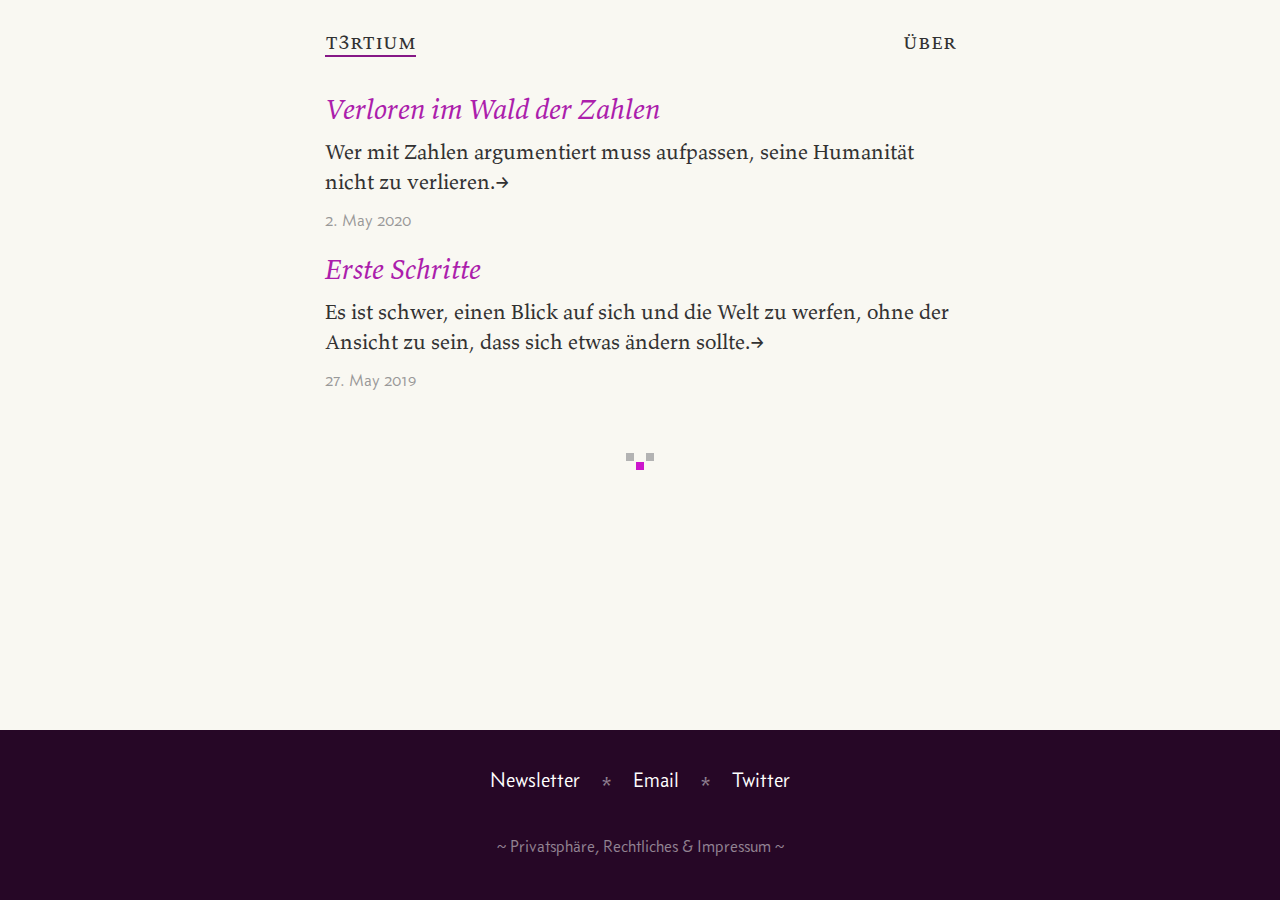
<file: index.html>
<!DOCTYPE html><html><head><meta charset="UTF-8"/><meta name="og:site_name" content="t3rtium"/><link rel="canonical" href="https://www.t3rtium.net"/><meta name="twitter:url" content="https://www.t3rtium.net"/><meta name="og:url" content="https://www.t3rtium.net"/><title>t3rtium</title><meta name="twitter:title" content="t3rtium"/><meta name="og:title" content="t3rtium"/><meta name="description"/><meta name="twitter:description"/><meta name="og:description"/><meta name="twitter:card" content="summary"/><link rel="stylesheet" href="/styles.css" type="text/css"/><meta name="viewport" content="width=device-width, initial-scale=1.0"/><link rel="shortcut icon" href="/images/favicon.png" type="image/png"/><link rel="alternate" href="/feed.rss" type="application/rss+xml" title="Subscribe to t3rtium"/></head><body id="home"><header><nav><ul><li><a class="about" href="/about">über</a></li></ul></nav><h1><a href="/" title="tertium">t3rtium</a></h1></header><article><section><a href="/article/wald-der-zahlen"><h3>Verloren im Wald der Zahlen</h3><p>Wer mit Zahlen argumentiert muss aufpassen, seine Humanität nicht zu verlieren.<span class="arrow">→</span></p></a><footer>2. May 2020</footer></section><section><a href="/article/erste-schritte"><h3>Erste Schritte</h3><p>Es ist schwer, einen Blick auf sich und die Welt zu werfen, ohne der Ansicht zu sein, dass sich etwas ändern sollte.<span class="arrow">→</span></p></a><footer>27. May 2019</footer></section></article><footer><ul><li><a href="/newsletter/">Newsletter</a></li><li><a href="mailto:juergen@t3rtium.net">Email</a></li><li><a href="https://twitter.com/juergencc">Twitter</a></li></ul><small><a href="/legal">~ Privatsphäre, Rechtliches &amp; Impressum ~</a></small></footer></body></html>
</file>
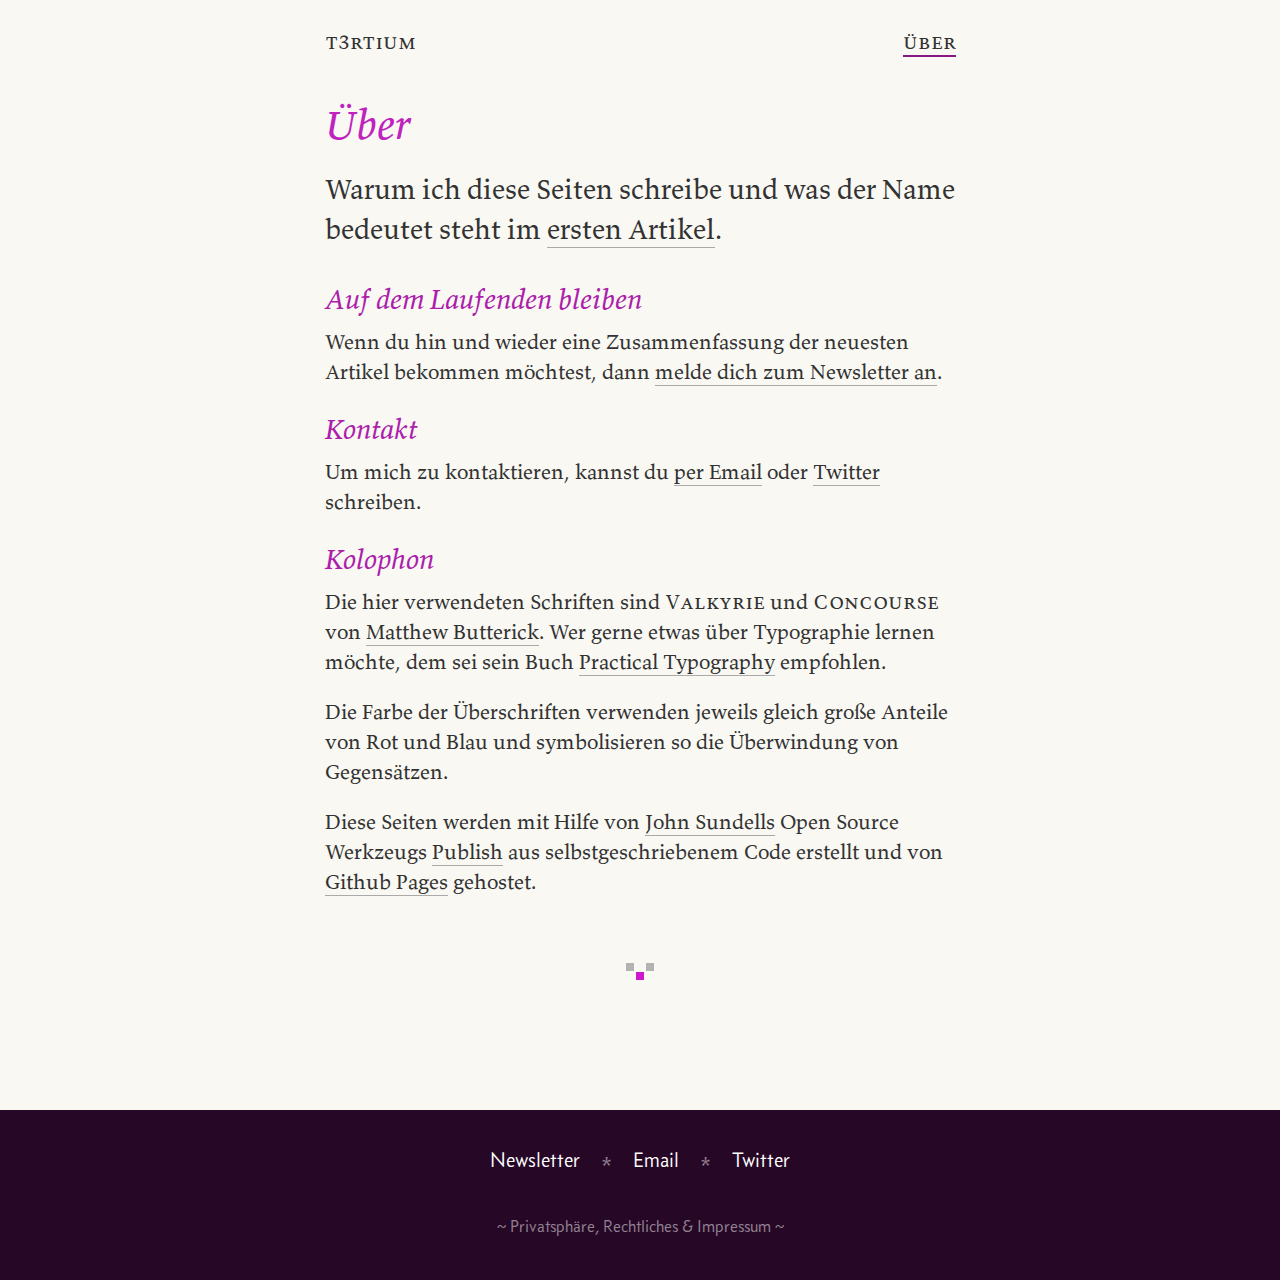
<file: about/index.html>
<!DOCTYPE html><html><head><meta charset="UTF-8"/><meta name="og:site_name" content="t3rtium"/><link rel="canonical" href="https://www.t3rtium.net/about"/><meta name="twitter:url" content="https://www.t3rtium.net/about"/><meta name="og:url" content="https://www.t3rtium.net/about"/><title>Über | t3rtium</title><meta name="twitter:title" content="Über | t3rtium"/><meta name="og:title" content="Über | t3rtium"/><meta name="description"/><meta name="twitter:description"/><meta name="og:description"/><meta name="twitter:card" content="summary"/><link rel="stylesheet" href="/styles.css" type="text/css"/><meta name="viewport" content="width=device-width, initial-scale=1.0"/><link rel="shortcut icon" href="/images/favicon.png" type="image/png"/><link rel="alternate" href="/feed.rss" type="application/rss+xml" title="Subscribe to t3rtium"/></head><body id="about"><header><nav><ul><li><a class="about" href="/about">über</a></li></ul></nav><h1><a href="/" title="tertium">t3rtium</a></h1></header><article><h2>Über</h2><p>Warum ich diese Seiten schreibe und was der Name bedeutet steht im <a href="/article/erste-schritte/">ersten&nbsp;Artikel</a>.</p><h3>Auf dem Laufenden bleiben</h3><p>Wenn du hin und wieder eine Zusammenfassung der neuesten Artikel bekommen möchtest, dann <a href="/newsletter/">melde dich zum Newsletter an</a>.</p><h3>Kontakt</h3><p>Um mich zu kontaktieren, kannst du <a href="mailto:juergen@t3rtium.de">per Email</a> oder <a href="https://twitter.com/juergencc">Twitter</a> schreiben.</p><h3>Kolophon</h3><p>Die hier verwendeten Schriften sind <b>Valkyrie</b> und <b>Concourse</b> von <a href="https://mbtype.com">Matthew Butterick</a>. Wer gerne etwas über Typographie lernen möchte, dem sei sein Buch <a href="https://practicaltypography.com">Practical Typography</a> empfohlen.</p><p>Die Farbe der Überschriften verwenden jeweils gleich große Anteile von Rot und Blau und symbolisieren so die Überwindung von Gegensätzen.</p><p>Diese Seiten werden mit Hilfe von <a href="https://swiftbysundell.com">John Sundells</a> Open Source Werkzeugs <a href="https://github.com/JohnSundell/Publish">Publish</a> aus selbstgeschriebenem Code erstellt und von <a href="https://pages.github.com">Github Pages</a> gehostet.</p></article><footer><ul><li><a href="/newsletter/">Newsletter</a></li><li><a href="mailto:juergen@t3rtium.net">Email</a></li><li><a href="https://twitter.com/juergencc">Twitter</a></li></ul><small><a href="/legal">~ Privatsphäre, Rechtliches &amp; Impressum ~</a></small></footer><script src="//s3.amazonaws.com/downloads.mailchimp.com/js/mc-validate.js"></script><script>(function($) {
    window.fnames = new Array();
    window.ftypes = new Array();
    fnames[0]='EMAIL';ftypes[0]='email';fnames[1]='FNAME';ftypes[1]='text';fnames[2]='LNAME';ftypes[2]='text';fnames[3]='ADDRESS';ftypes[3]='address';fnames[4]='PHONE';ftypes[4]='phone';fnames[5]='BIRTHDAY';ftypes[5]='birthday';
$.extend($.validator.messages, {
    required: "Dieses Feld ist ein Pflichtfeld.",
    maxlength: $.validator.format("Geben Sie bitte maximal {0} Zeichen ein."),
    minlength: $.validator.format("Geben Sie bitte mindestens {0} Zeichen ein."),
    rangelength: $.validator.format("Geben Sie bitte mindestens {0} und maximal {1} Zeichen ein."),
    email: "Geben Sie bitte eine gültige E-Mail Adresse ein.",
    url: "Geben Sie bitte eine gültige URL ein.",
    date: "Bitte geben Sie ein gültiges Datum ein.",
    number: "Geben Sie bitte eine Nummer ein.",
    digits: "Geben Sie bitte nur Ziffern ein.",
    equalTo: "Bitte denselben Wert wiederholen.",
    range: $.validator.format("Geben Sie bitten einen Wert zwischen {0} und {1}."),
    max: $.validator.format("Geben Sie bitte einen Wert kleiner oder gleich {0} ein."),
    min: $.validator.format("Geben Sie bitte einen Wert größer oder gleich {0} ein."),
    creditcard: "Geben Sie bitte ein gültige Kreditkarten-Nummer ein."
});}(jQuery));
var $mcj = jQuery.noConflict(true);</script></body></html>
</file>
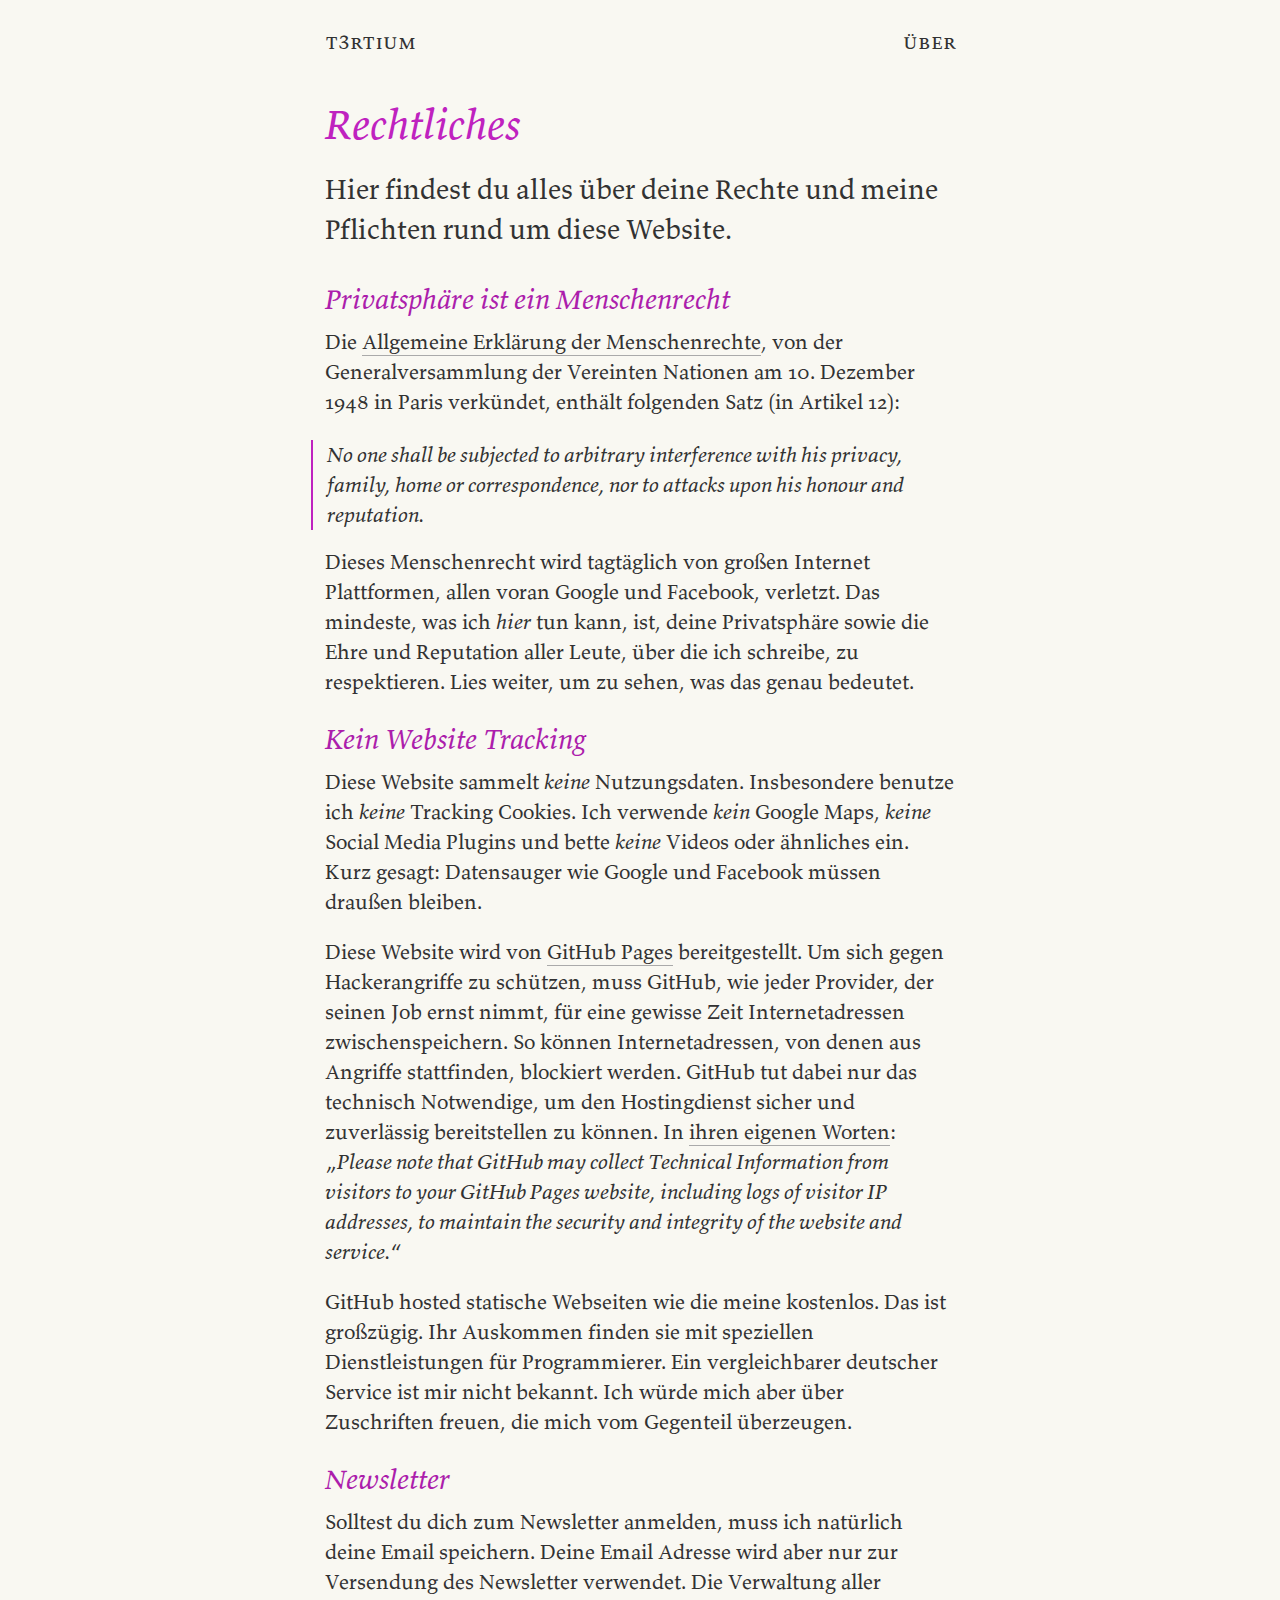
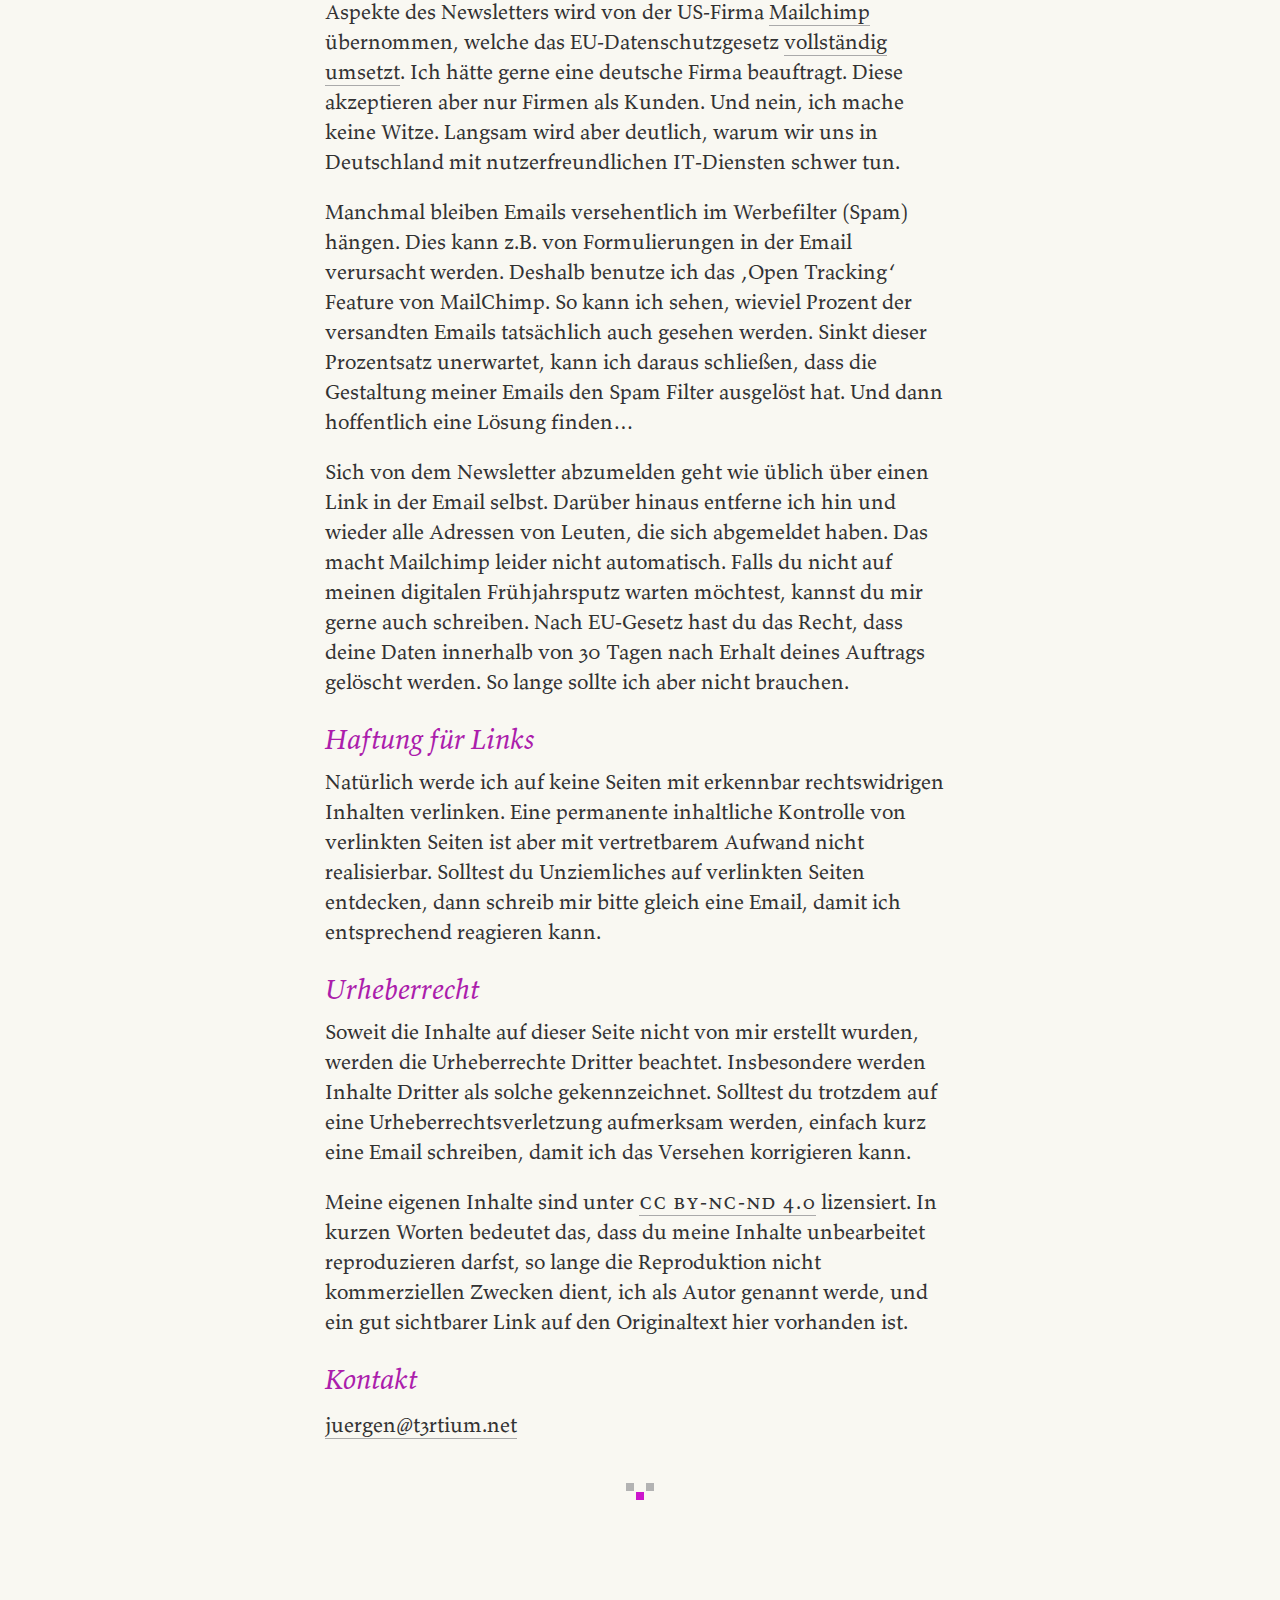
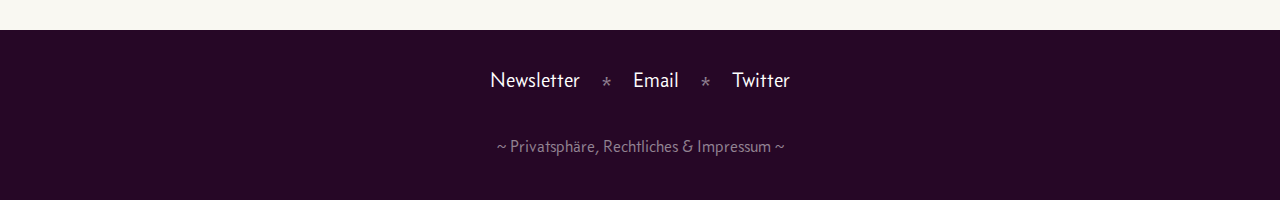
<file: legal/index.html>
<!DOCTYPE html><html><head><meta charset="UTF-8"/><meta name="og:site_name" content="t3rtium"/><link rel="canonical" href="https://www.t3rtium.net/legal"/><meta name="twitter:url" content="https://www.t3rtium.net/legal"/><meta name="og:url" content="https://www.t3rtium.net/legal"/><title>Privatsphäre &amp; Impressum | t3rtium</title><meta name="twitter:title" content="Privatsphäre & Impressum | t3rtium"/><meta name="og:title" content="Privatsphäre & Impressum | t3rtium"/><meta name="description"/><meta name="twitter:description"/><meta name="og:description"/><meta name="twitter:card" content="summary"/><link rel="stylesheet" href="/styles.css" type="text/css"/><meta name="viewport" content="width=device-width, initial-scale=1.0"/><link rel="shortcut icon" href="/images/favicon.png" type="image/png"/><link rel="alternate" href="/feed.rss" type="application/rss+xml" title="Subscribe to t3rtium"/></head><body id="legal"><header><nav><ul><li><a class="about" href="/about">über</a></li></ul></nav><h1><a href="/" title="tertium">t3rtium</a></h1></header><article><h2>Rechtliches</h2><p>Hier findest du alles über deine Rechte und meine Pflichten rund um diese Website.</p><h3>Privatsphäre ist ein Menschenrecht</h3><p>Die <a href="https://www.un.org/en/universal-declaration-human-rights/">Allgemeine Erklärung der Menschenrechte</a>, von der Generalversammlung der Vereinten Nationen am 10. Dezember 1948 in Paris verkündet, enthält folgenden Satz (in Artikel 12):</p><blockquote lang="en">No one shall be subjected to arbitrary interference with his privacy, family, home or correspondence, nor to attacks upon his honour and reputation.</blockquote><p>Dieses Menschenrecht wird tagtäglich von großen Internet Plattformen, allen voran Google und Facebook, verletzt. Das mindeste, was ich <em>hier</em> tun kann, ist, deine Privatsphäre sowie die Ehre und Reputation aller Leute, über die ich schreibe, zu respektieren. Lies weiter, um zu sehen, was das genau bedeutet.</p><h3>Kein Website Tracking</h3><p>Diese Website sammelt <em>keine</em> Nutzungsdaten. Insbesondere benutze ich <em>keine</em> Tracking Cookies. Ich verwende <em>kein</em> Google Maps, <em>keine</em> Social Media Plugins und bette <em>keine</em> Videos oder ähnliches ein. Kurz gesagt: Datensauger wie Google und Facebook müssen draußen bleiben.</p><p>Diese Website wird von <a href="https://pages.github.com">GitHub Pages</a> bereitgestellt. Um sich gegen Hackerangriffe zu schützen, muss GitHub, wie jeder Provider, der seinen Job ernst nimmt, für eine gewisse Zeit Internetadressen zwischenspeichern. So können Internetadressen, von denen aus Angriffe stattfinden, blockiert werden. GitHub tut dabei nur das technisch Notwendige, um den Hostingdienst sicher und zuverlässig bereitstellen zu können. In <a href="https://help.github.com/en/articles/github-privacy-statement#github-pages">ihren eigenen Worten</a>: „<em>Please note that GitHub may collect Technical Information from visitors to your GitHub Pages website, including logs of visitor IP addresses, to maintain the security and integrity of the website and service.</em>“</p><p>GitHub hosted statische Webseiten wie die meine kostenlos. Das ist großzügig. Ihr Auskommen finden sie mit speziellen Dienstleistungen für Programmierer. Ein vergleichbarer deutscher Service ist mir nicht bekannt. Ich würde mich aber über Zuschriften freuen, die mich vom Gegenteil überzeugen.</p><h3>Newsletter</h3><p>Solltest du dich zum Newsletter anmelden, muss ich natürlich deine Email speichern. Deine Email Adresse wird aber nur zur Versendung des Newsletter verwendet. Die Verwaltung aller Aspekte des Newsletters wird von der US-Firma <a href="https://mailchimp.com">Mailchimp</a> übernommen, welche das EU-Datenschutzgesetz <a href="https://mailchimp.com/legal/data-processing-addendum/">vollständig umsetzt</a>. Ich hätte gerne eine deutsche Firma beauftragt. Diese akzeptieren aber nur Firmen als Kunden. Und nein, ich mache keine Witze. Langsam wird aber deutlich, warum wir uns in Deutschland mit nutzerfreundlichen IT-Diensten schwer tun.</p><p>Manchmal bleiben Emails versehentlich im Werbefilter (Spam) hängen. Dies kann z.B. von Formulierungen in der Email verursacht werden. Deshalb benutze ich das ‚Open Tracking‘ Feature von MailChimp. So kann ich sehen, wieviel Prozent der versandten Emails tatsächlich auch gesehen werden. Sinkt dieser Prozentsatz unerwartet, kann ich daraus schließen, dass die Gestaltung meiner Emails den Spam Filter ausgelöst hat. Und dann hoffentlich eine Lösung finden…</p><p>Sich von dem Newsletter abzumelden geht wie üblich über einen Link in der Email selbst. Darüber hinaus entferne ich hin und wieder alle Adressen von Leuten, die sich abgemeldet haben. Das macht Mailchimp leider nicht automatisch. Falls du nicht auf meinen digitalen Frühjahrsputz warten möchtest, kannst du mir gerne auch schreiben. Nach EU-Gesetz hast du das Recht, dass deine Daten innerhalb von 30 Tagen nach Erhalt deines Auftrags gelöscht werden. So lange sollte ich aber nicht brauchen.</p><h3>Haftung für Links</h3><p>Natürlich werde ich auf keine Seiten mit erkennbar rechtswidrigen Inhalten verlinken. Eine permanente inhaltliche Kontrolle von verlinkten Seiten ist aber mit vertretbarem Aufwand nicht realisierbar. Solltest du Unziemliches auf verlinkten Seiten entdecken, dann schreib mir bitte gleich eine Email, damit ich entsprechend reagieren kann.</p><h3>Urheberrecht</h3><p>Soweit die Inhalte auf dieser Seite nicht von mir erstellt wurden, werden die Urheberrechte Dritter beachtet. Insbesondere werden Inhalte Dritter als solche gekennzeichnet. Solltest du trotzdem auf eine Urheberrechtsverletzung aufmerksam werden, einfach kurz eine Email schreiben, damit ich das Versehen korrigieren kann.</p><p>Meine eigenen Inhalte sind unter <a href="https://creativecommons.org/licenses/by-nc-nd/4.0/deed.de"><b>cc by-nc-nd 4.0</b></a> lizensiert. In kurzen Worten bedeutet das, dass du meine Inhalte unbearbeitet reproduzieren darfst, so lange die Reproduktion nicht kommerziellen Zwecken dient, ich als Autor genannt werde, und ein gut sichtbarer Link auf den Originaltext hier vorhanden ist.</p><h3>Kontakt</h3><a href="mailto:juergen@t3rtium.net" class="email">juergen@t3rtium.net</a></article><footer><ul><li><a href="/newsletter/">Newsletter</a></li><li><a href="mailto:juergen@t3rtium.net">Email</a></li><li><a href="https://twitter.com/juergencc">Twitter</a></li></ul><small><a href="/legal">~ Privatsphäre, Rechtliches &amp; Impressum ~</a></small></footer><script src="//s3.amazonaws.com/downloads.mailchimp.com/js/mc-validate.js"></script><script>(function($) {
    window.fnames = new Array();
    window.ftypes = new Array();
    fnames[0]='EMAIL';ftypes[0]='email';fnames[1]='FNAME';ftypes[1]='text';fnames[2]='LNAME';ftypes[2]='text';fnames[3]='ADDRESS';ftypes[3]='address';fnames[4]='PHONE';ftypes[4]='phone';fnames[5]='BIRTHDAY';ftypes[5]='birthday';
$.extend($.validator.messages, {
    required: "Dieses Feld ist ein Pflichtfeld.",
    maxlength: $.validator.format("Geben Sie bitte maximal {0} Zeichen ein."),
    minlength: $.validator.format("Geben Sie bitte mindestens {0} Zeichen ein."),
    rangelength: $.validator.format("Geben Sie bitte mindestens {0} und maximal {1} Zeichen ein."),
    email: "Geben Sie bitte eine gültige E-Mail Adresse ein.",
    url: "Geben Sie bitte eine gültige URL ein.",
    date: "Bitte geben Sie ein gültiges Datum ein.",
    number: "Geben Sie bitte eine Nummer ein.",
    digits: "Geben Sie bitte nur Ziffern ein.",
    equalTo: "Bitte denselben Wert wiederholen.",
    range: $.validator.format("Geben Sie bitten einen Wert zwischen {0} und {1}."),
    max: $.validator.format("Geben Sie bitte einen Wert kleiner oder gleich {0} ein."),
    min: $.validator.format("Geben Sie bitte einen Wert größer oder gleich {0} ein."),
    creditcard: "Geben Sie bitte ein gültige Kreditkarten-Nummer ein."
});}(jQuery));
var $mcj = jQuery.noConflict(true);</script></body></html>
</file>
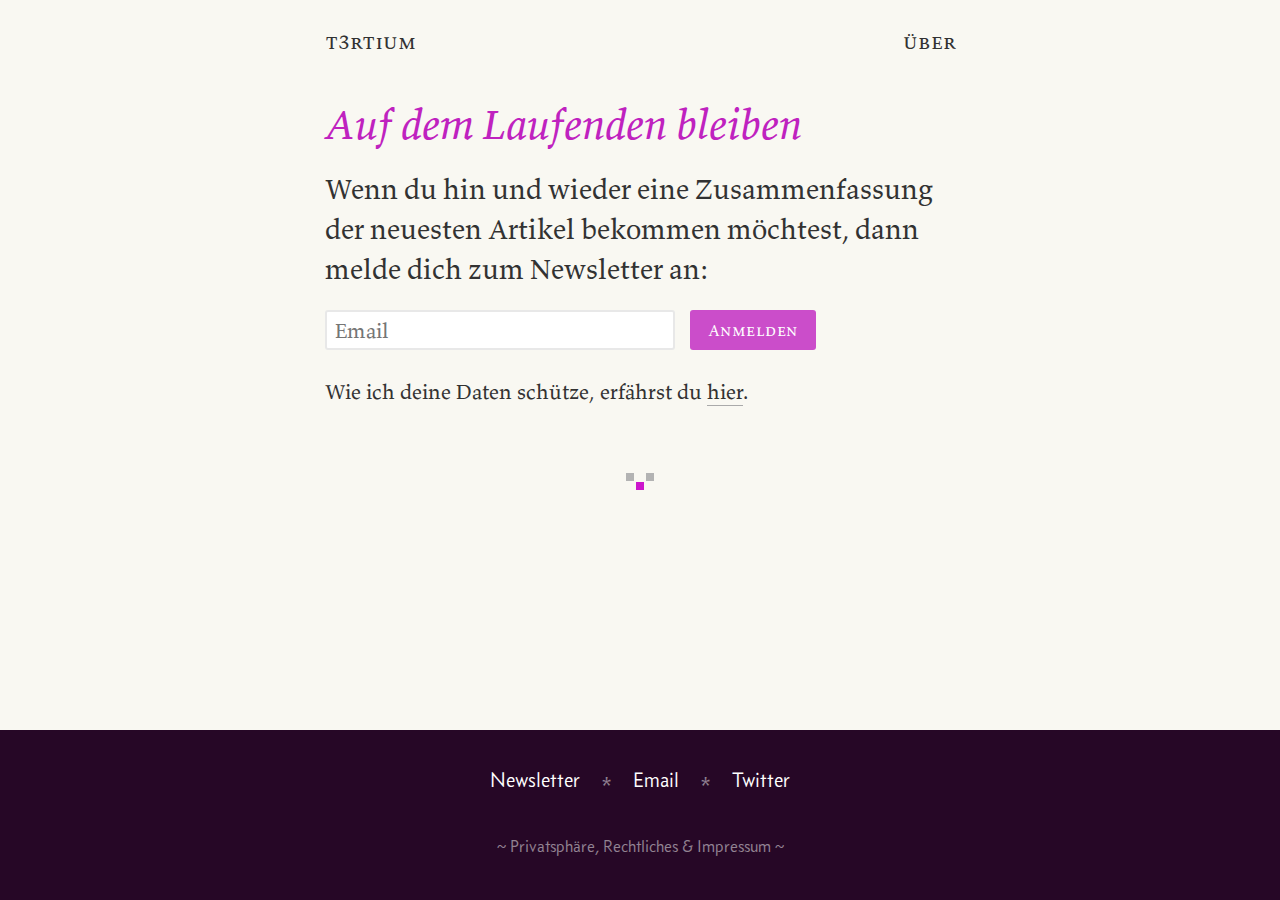
<file: newsletter/index.html>
<!DOCTYPE html><html><head><meta charset="UTF-8"/><meta name="og:site_name" content="t3rtium"/><link rel="canonical" href="https://www.t3rtium.net/newsletter"/><meta name="twitter:url" content="https://www.t3rtium.net/newsletter"/><meta name="og:url" content="https://www.t3rtium.net/newsletter"/><title>Rundmail | t3rtium</title><meta name="twitter:title" content="Rundmail | t3rtium"/><meta name="og:title" content="Rundmail | t3rtium"/><meta name="description"/><meta name="twitter:description"/><meta name="og:description"/><meta name="twitter:card" content="summary"/><link rel="stylesheet" href="/styles.css" type="text/css"/><meta name="viewport" content="width=device-width, initial-scale=1.0"/><link rel="shortcut icon" href="/images/favicon.png" type="image/png"/><link rel="alternate" href="/feed.rss" type="application/rss+xml" title="Subscribe to t3rtium"/></head><body id="newsletter"><header><nav><ul><li><a class="about" href="/about">über</a></li></ul></nav><h1><a href="/" title="tertium">t3rtium</a></h1></header><article><h2>Auf dem Laufenden bleiben</h2><p>Wenn du hin und wieder eine Zusammenfassung der neuesten Artikel bekommen möchtest, dann melde dich zum Newsletter an:</p><div id="mc_embed_signup">
<form
  action="https://t3rtium.us20.list-manage.com/subscribe/post?u=1f77b850dead1f22c0f4ef7e9&amp;id=dc05d23ae9"
  method="post"
  id="mc-embedded-subscribe-form"
  name="mc-embedded-subscribe-form"
  class="validate"
  target="_blank" novalidate>
  <div id="mc_embed_signup_scroll">
	  <input type="email" value="" name="EMAIL" class="email" id="mce-EMAIL" placeholder="Email" required autofocus>
    <div id="mce-responses" class="clear">
      <div class="response" id="mce-error-response" style="display:none"></div>
      <div class="response" id="mce-success-response" style="display:none"></div>
    </div>
    <!-- real people should not fill this in and expect good things - do not remove this or risk form bot signups-->
    <div style="position: absolute; left: -5000px;" aria-hidden="true"><input type="text" name="b_1f77b850dead1f22c0f4ef7e9_dc05d23ae9" tabindex="-1" value=""></div>
    <div class="clear"><input type="submit" value="Anmelden" name="subscribe" id="mc-embedded-subscribe" class="button"></div>
  </div>
</form>
</div><p style="clear: left">Wie ich deine Daten schütze, erfährst du <a href="/legal/">hier</a>.</p></article><footer><ul><li><a href="/newsletter/">Newsletter</a></li><li><a href="mailto:juergen@t3rtium.net">Email</a></li><li><a href="https://twitter.com/juergencc">Twitter</a></li></ul><small><a href="/legal">~ Privatsphäre, Rechtliches &amp; Impressum ~</a></small></footer><script src="//s3.amazonaws.com/downloads.mailchimp.com/js/mc-validate.js"></script><script>(function($) {
    window.fnames = new Array();
    window.ftypes = new Array();
    fnames[0]='EMAIL';ftypes[0]='email';fnames[1]='FNAME';ftypes[1]='text';fnames[2]='LNAME';ftypes[2]='text';fnames[3]='ADDRESS';ftypes[3]='address';fnames[4]='PHONE';ftypes[4]='phone';fnames[5]='BIRTHDAY';ftypes[5]='birthday';
$.extend($.validator.messages, {
    required: "Dieses Feld ist ein Pflichtfeld.",
    maxlength: $.validator.format("Geben Sie bitte maximal {0} Zeichen ein."),
    minlength: $.validator.format("Geben Sie bitte mindestens {0} Zeichen ein."),
    rangelength: $.validator.format("Geben Sie bitte mindestens {0} und maximal {1} Zeichen ein."),
    email: "Geben Sie bitte eine gültige E-Mail Adresse ein.",
    url: "Geben Sie bitte eine gültige URL ein.",
    date: "Bitte geben Sie ein gültiges Datum ein.",
    number: "Geben Sie bitte eine Nummer ein.",
    digits: "Geben Sie bitte nur Ziffern ein.",
    equalTo: "Bitte denselben Wert wiederholen.",
    range: $.validator.format("Geben Sie bitten einen Wert zwischen {0} und {1}."),
    max: $.validator.format("Geben Sie bitte einen Wert kleiner oder gleich {0} ein."),
    min: $.validator.format("Geben Sie bitte einen Wert größer oder gleich {0} ein."),
    creditcard: "Geben Sie bitte ein gültige Kreditkarten-Nummer ein."
});}(jQuery));
var $mcj = jQuery.noConflict(true);</script></body></html>
</file>
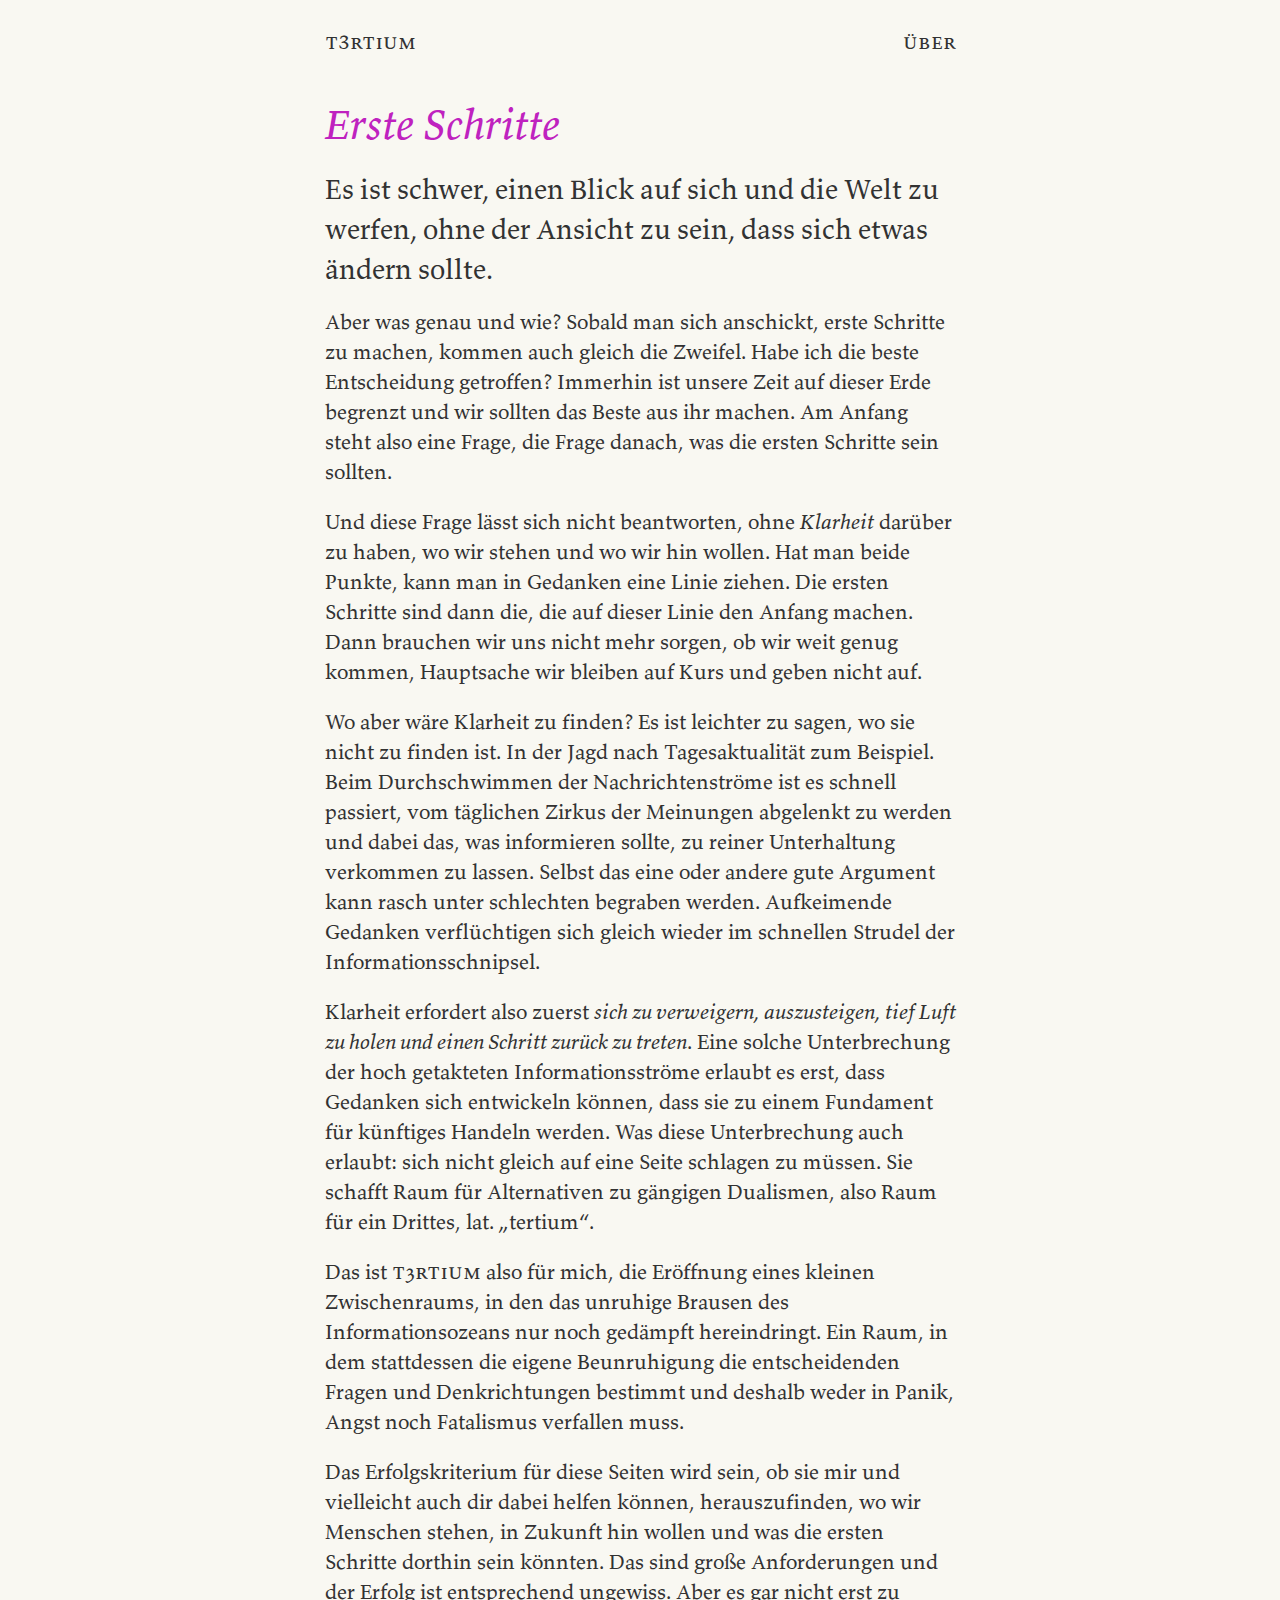
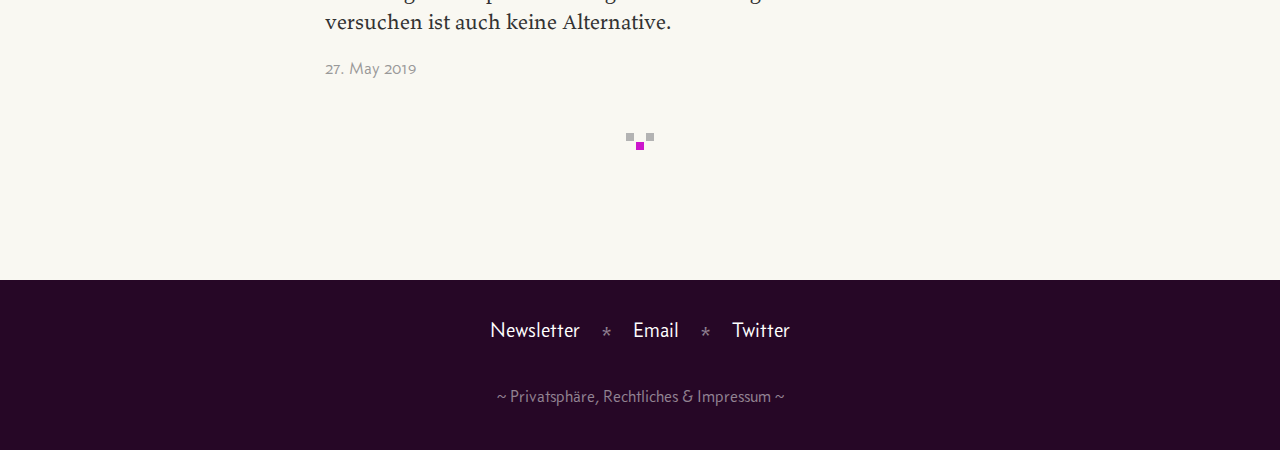
<file: article/erste-schritte/index.html>
<!DOCTYPE html><html><head><meta charset="UTF-8"/><meta name="og:site_name" content="t3rtium"/><link rel="canonical" href="https://www.t3rtium.net/article/erste-schritte"/><meta name="twitter:url" content="https://www.t3rtium.net/article/erste-schritte"/><meta name="og:url" content="https://www.t3rtium.net/article/erste-schritte"/><title>Erste Schritte | t3rtium</title><meta name="twitter:title" content="Erste Schritte | t3rtium"/><meta name="og:title" content="Erste Schritte | t3rtium"/><meta name="description" content="Es ist schwer, einen Blick auf sich und die Welt zu werfen, ohne der Ansicht zu sein, dass sich etwas ändern sollte."/><meta name="twitter:description" content="Es ist schwer, einen Blick auf sich und die Welt zu werfen, ohne der Ansicht zu sein, dass sich etwas ändern sollte."/><meta name="og:description" content="Es ist schwer, einen Blick auf sich und die Welt zu werfen, ohne der Ansicht zu sein, dass sich etwas ändern sollte."/><meta name="twitter:card" content="summary"/><link rel="stylesheet" href="/styles.css" type="text/css"/><meta name="viewport" content="width=device-width, initial-scale=1.0"/><link rel="shortcut icon" href="/images/favicon.png" type="image/png"/><link rel="alternate" href="/feed.rss" type="application/rss+xml" title="Subscribe to t3rtium"/></head><body><header><nav><ul><li><a class="about" href="/about">über</a></li></ul></nav><h1><a href="/" title="tertium">t3rtium</a></h1></header><article><h2>Erste Schritte</h2><p>Es ist schwer, einen Blick auf sich und die Welt zu werfen, ohne der Ansicht zu sein, dass sich etwas ändern sollte.</p><p>Aber was genau und wie? Sobald man sich anschickt, erste Schritte zu machen, kommen auch gleich die Zweifel. Habe ich die beste Entscheidung getroffen? Immerhin ist unsere Zeit auf dieser Erde begrenzt und wir sollten das Beste aus ihr machen. Am Anfang steht also eine Frage, die Frage danach, was die ersten Schritte sein sollten.</p><p>Und diese Frage lässt sich nicht beantworten, ohne <em>Klarheit</em> darüber zu haben, wo wir stehen und wo wir hin wollen. Hat man beide Punkte, kann man in Gedanken eine Linie ziehen. Die ersten Schritte sind dann die, die auf dieser Linie den Anfang machen. Dann brauchen wir uns nicht mehr sorgen, ob wir weit genug kommen, Hauptsache wir bleiben auf Kurs und geben nicht auf.</p><p>Wo aber wäre Klarheit zu finden? Es ist leichter zu sagen, wo sie nicht zu finden ist. In der Jagd nach Tagesaktualität zum Beispiel. Beim Durchschwimmen der Nachrichtenströme ist es schnell passiert, vom täglichen Zirkus der Meinungen abgelenkt zu werden und dabei das, was informieren sollte, zu reiner Unterhaltung verkommen zu lassen. Selbst das eine oder andere gute Argument kann rasch unter schlechten begraben werden. Aufkeimende Gedanken verflüchtigen sich gleich wieder im schnellen Strudel der Informationsschnipsel.</p><p>Klarheit erfordert also zuerst <em>sich zu verweigern, auszusteigen, tief Luft zu holen und einen Schritt zurück zu treten</em>. Eine solche Unterbrechung der hoch getakteten Informationsströme erlaubt es erst, dass Gedanken sich entwickeln können, dass sie zu einem Fundament für künftiges Handeln werden. Was diese Unterbrechung auch erlaubt: sich nicht gleich auf eine Seite schlagen zu müssen. Sie schafft Raum für Alternativen zu gängigen Dualismen, also Raum für ein Drittes, lat.&#8239;„tertium“.</p><p>Das ist <b>t3rtium</b> also für mich, die Eröffnung eines kleinen Zwischenraums, in den das unruhige Brausen des Informationsozeans nur noch gedämpft hereindringt. Ein Raum, in dem stattdessen die eigene Beunruhigung die entscheidenden Fragen und Denkrichtungen bestimmt und deshalb weder in Panik, Angst noch Fatalismus verfallen muss.</p><p>Das Erfolgskriterium für diese Seiten wird sein, ob sie mir und vielleicht auch dir dabei helfen können, herauszufinden, wo wir Menschen stehen, in Zukunft hin wollen und was die ersten Schritte dorthin sein könnten. Das sind große Anforderungen und der Erfolg ist entsprechend ungewiss. Aber es gar nicht erst zu versuchen ist auch keine Alternative.</p><footer>27. May 2019</footer></article><footer><ul><li><a href="/newsletter/">Newsletter</a></li><li><a href="mailto:juergen@t3rtium.net">Email</a></li><li><a href="https://twitter.com/juergencc">Twitter</a></li></ul><small><a href="/legal">~ Privatsphäre, Rechtliches &amp; Impressum ~</a></small></footer></body></html>
</file>
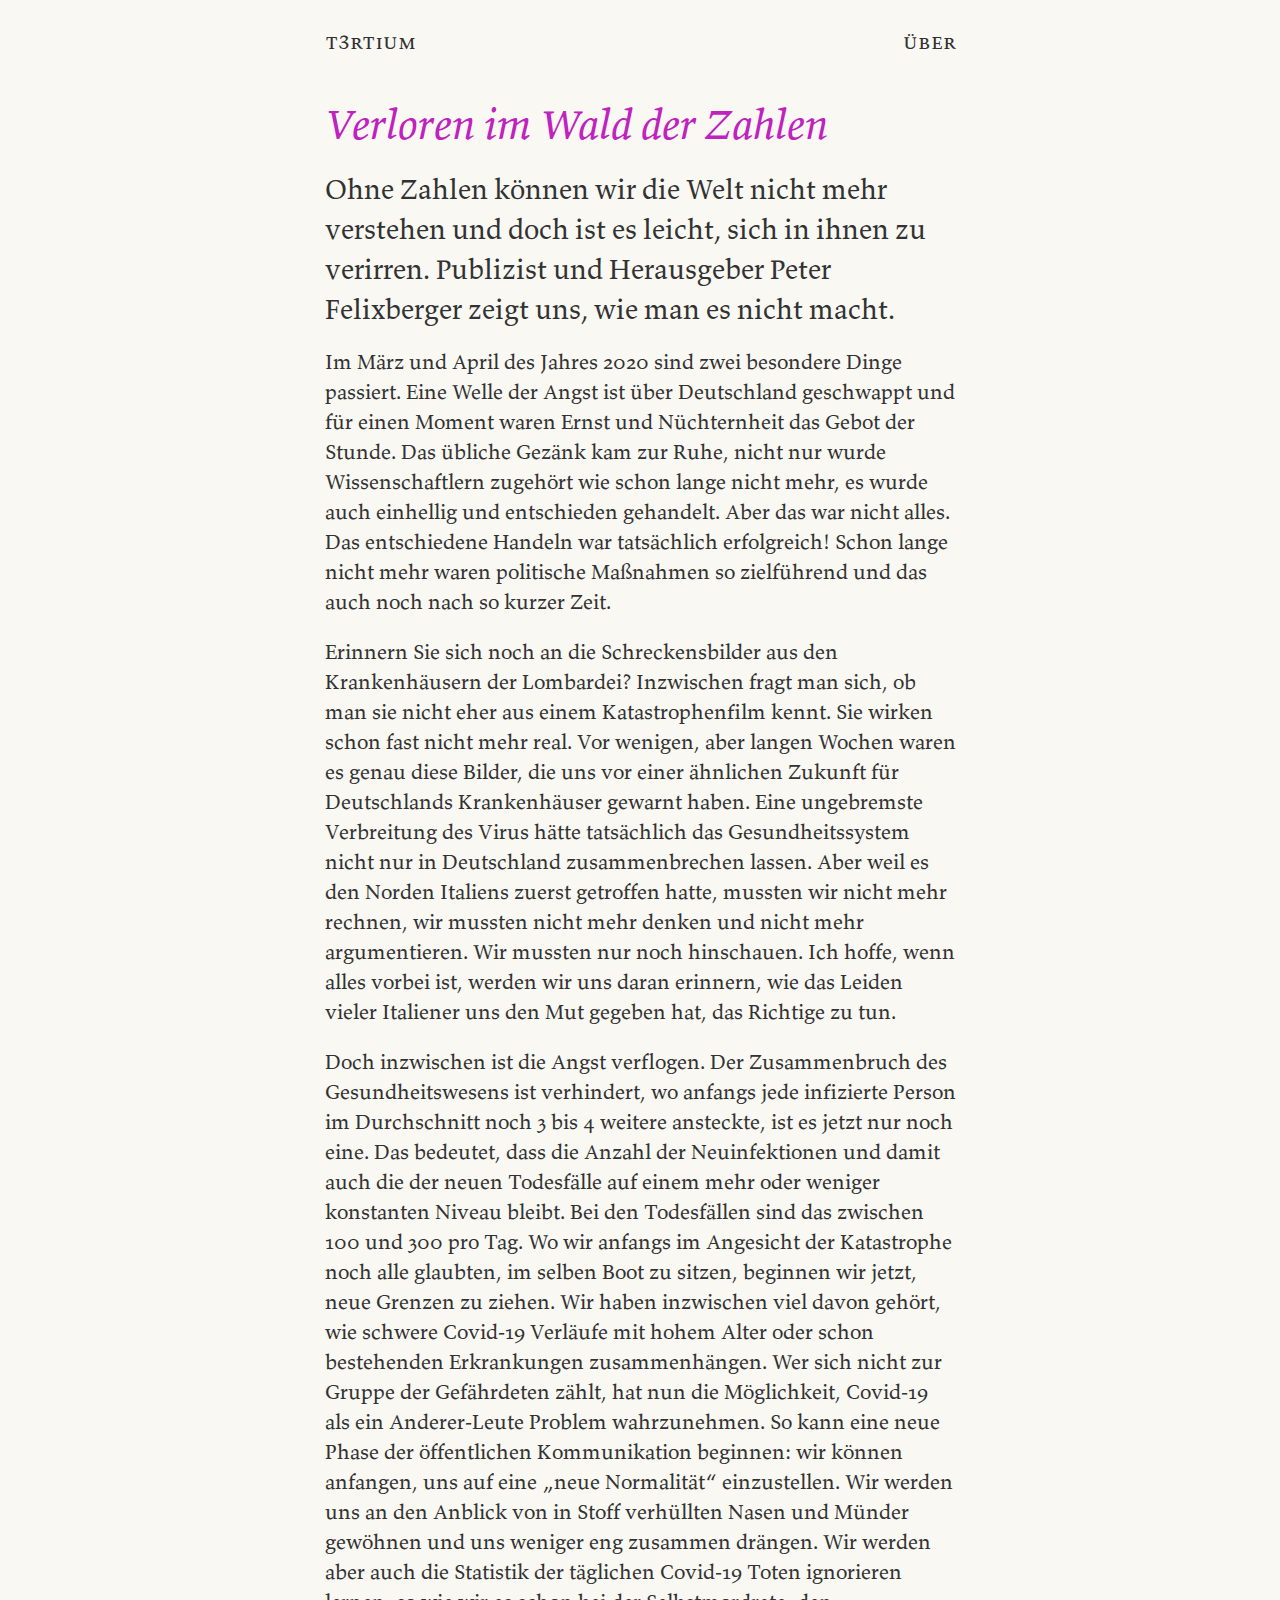
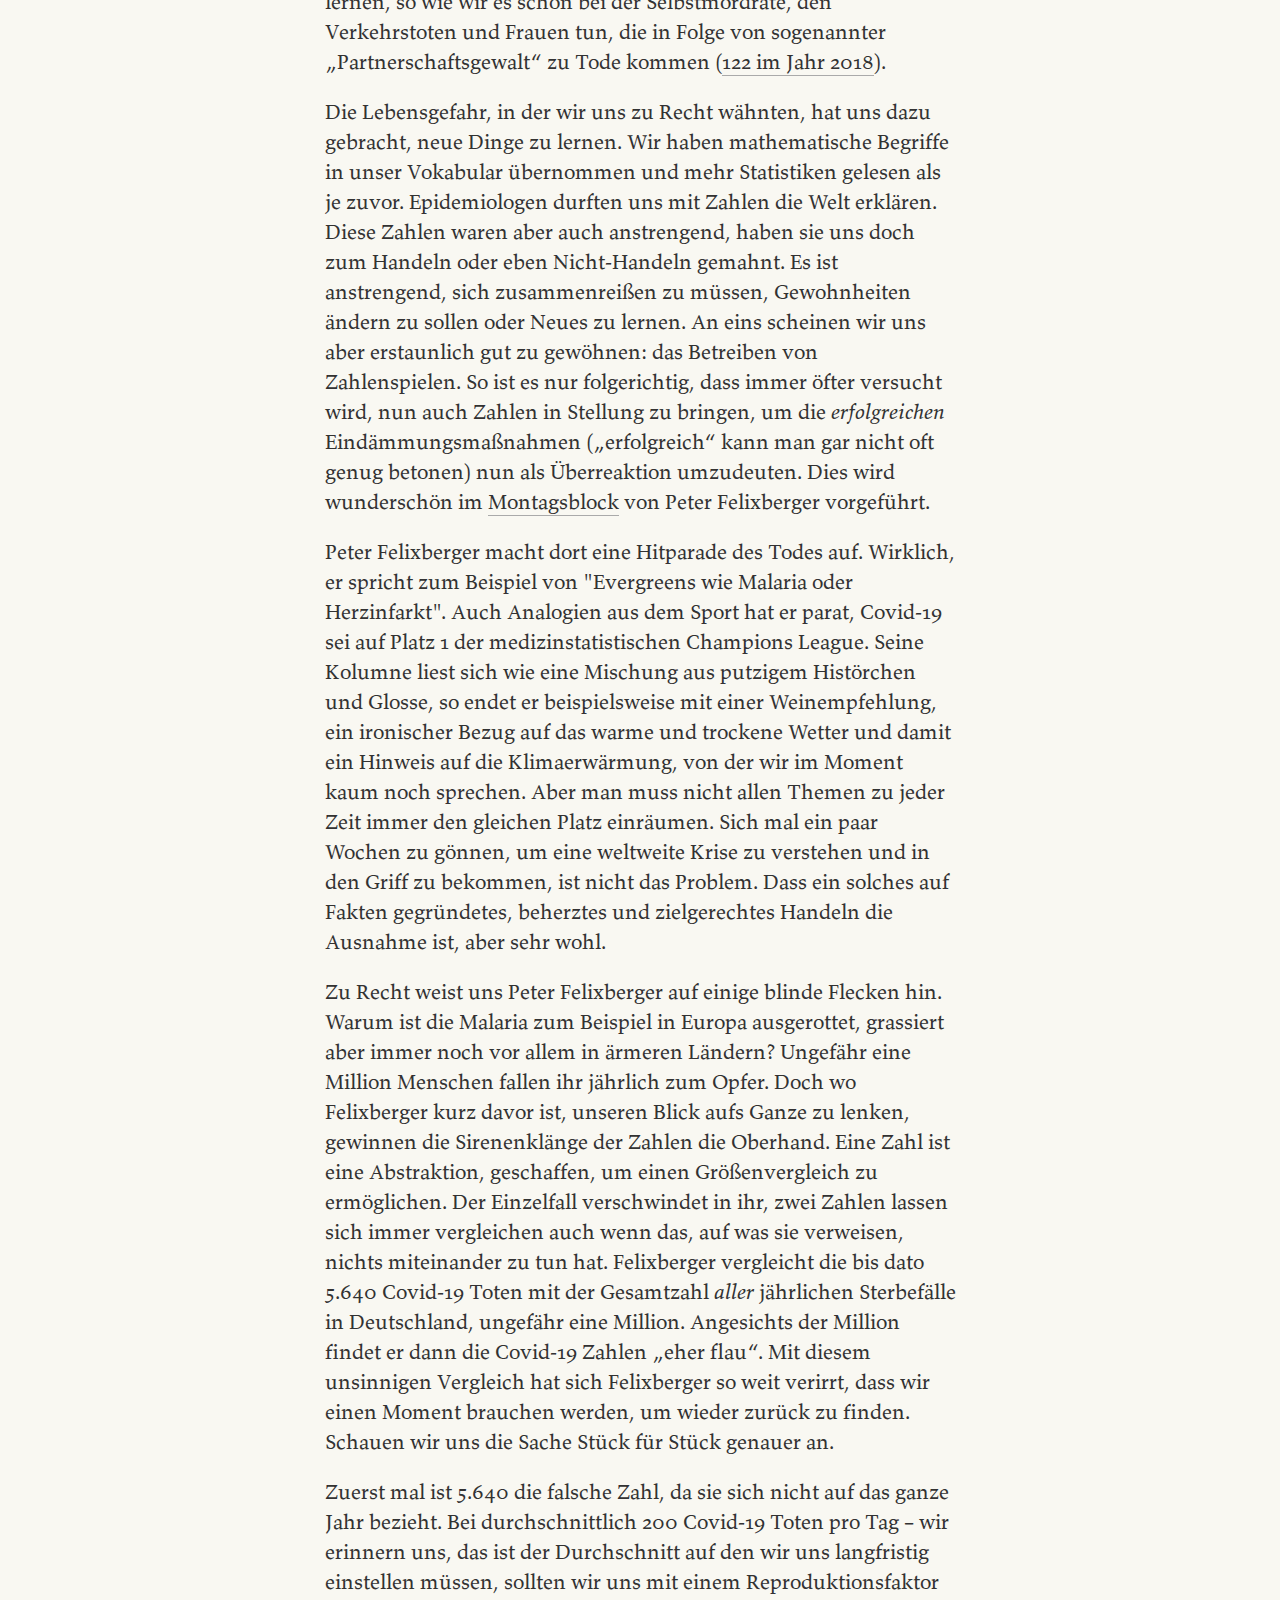
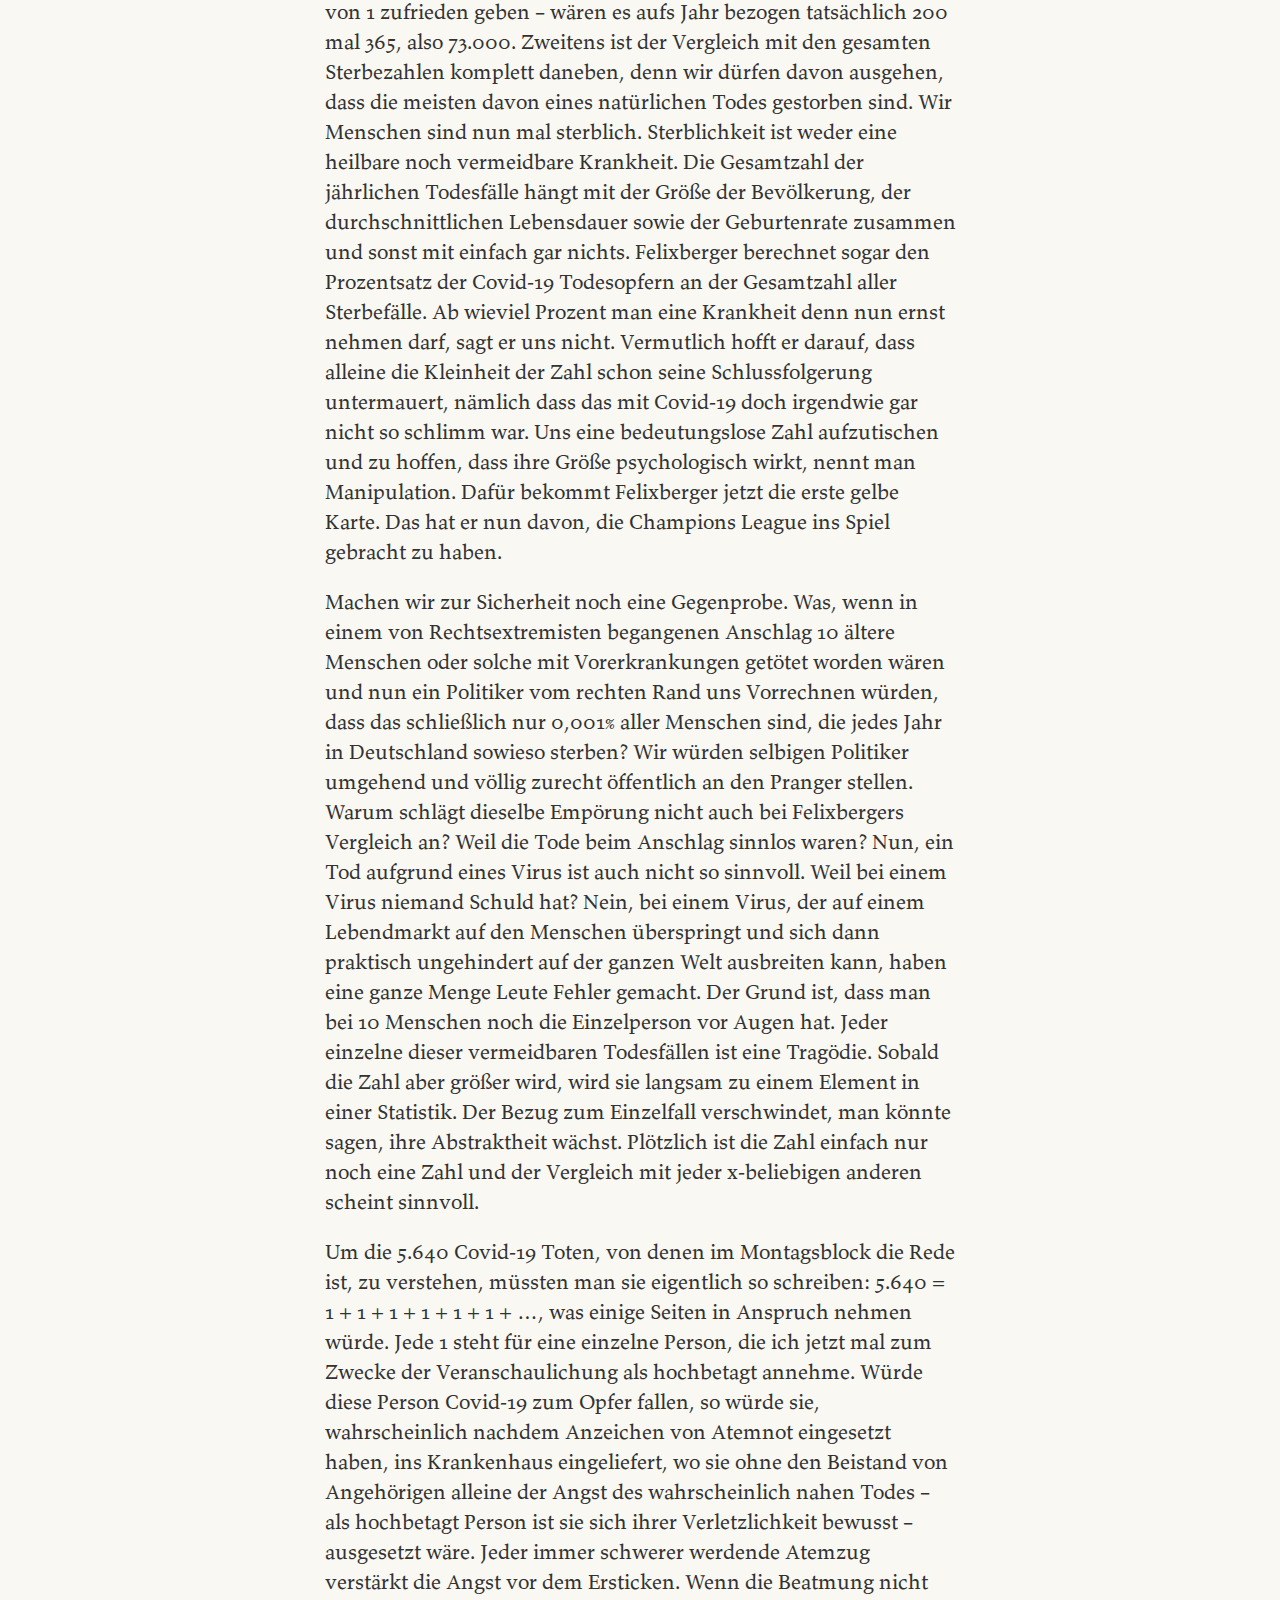
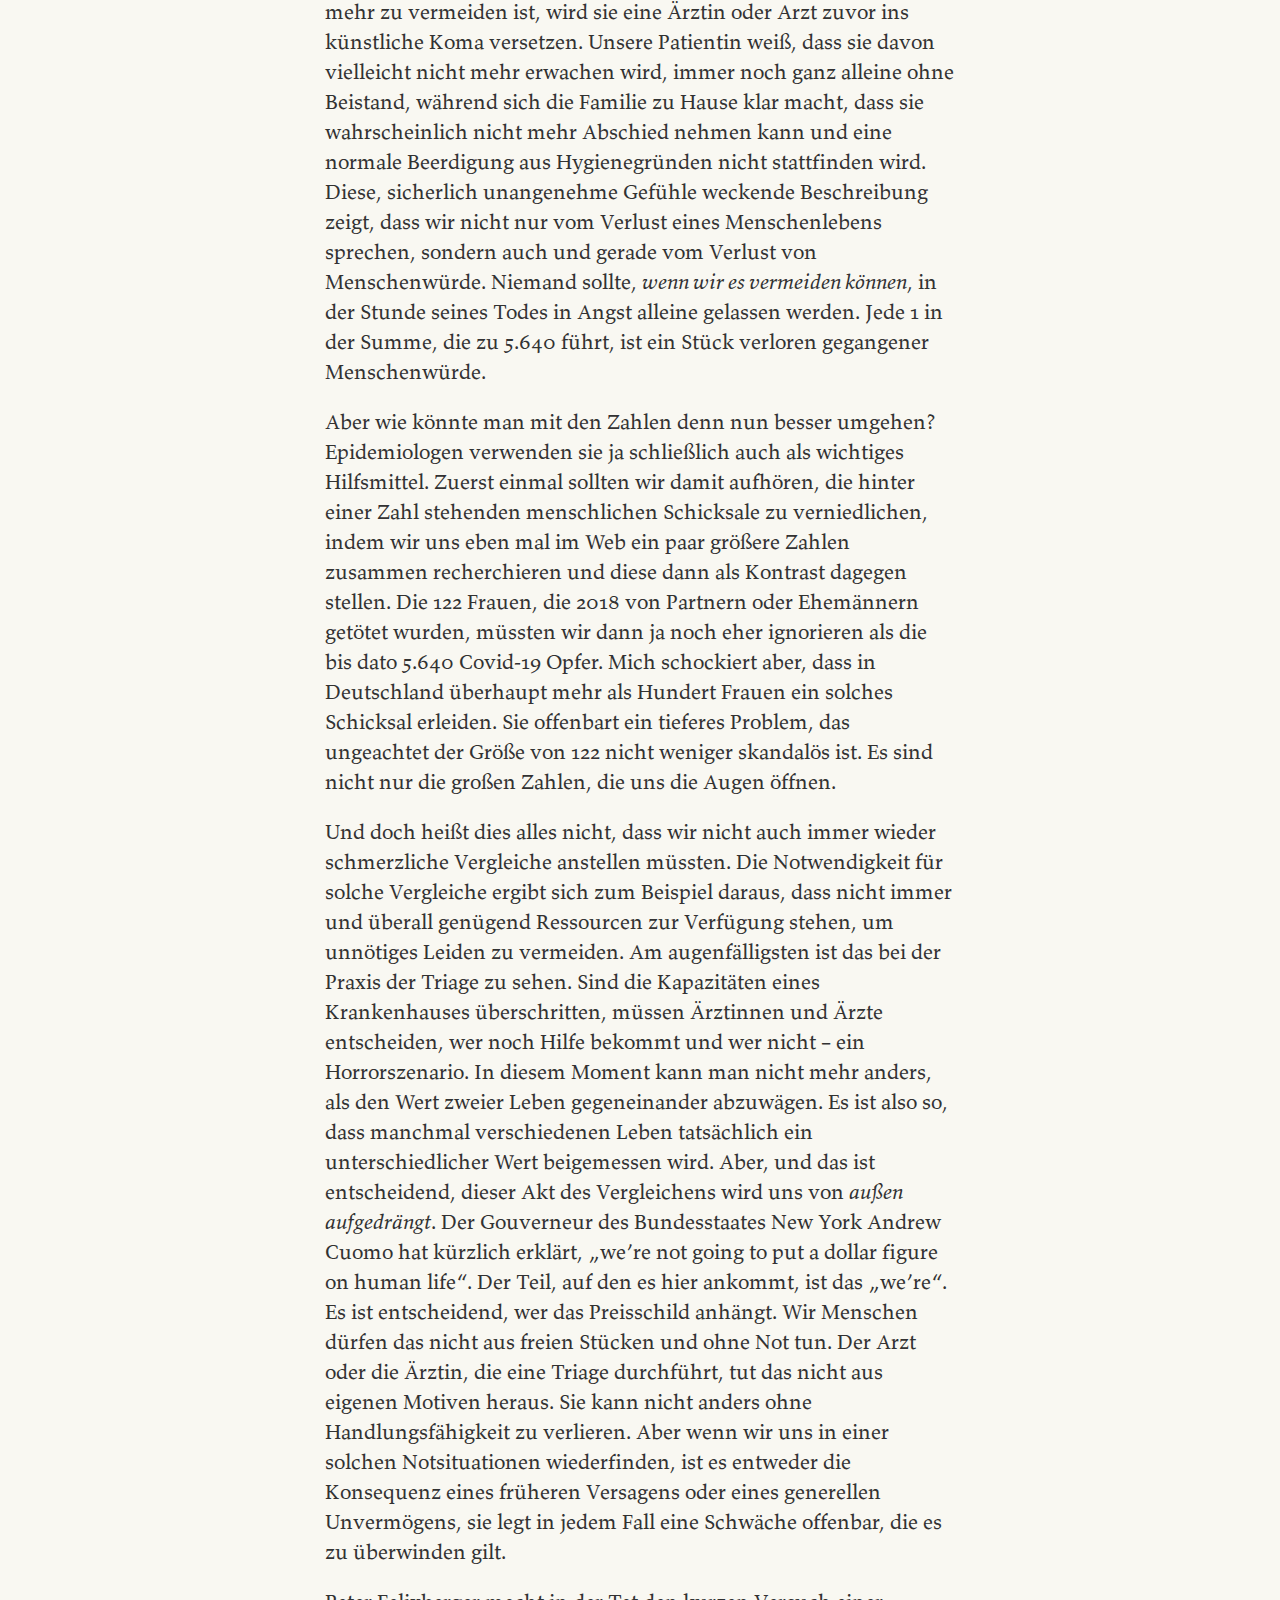
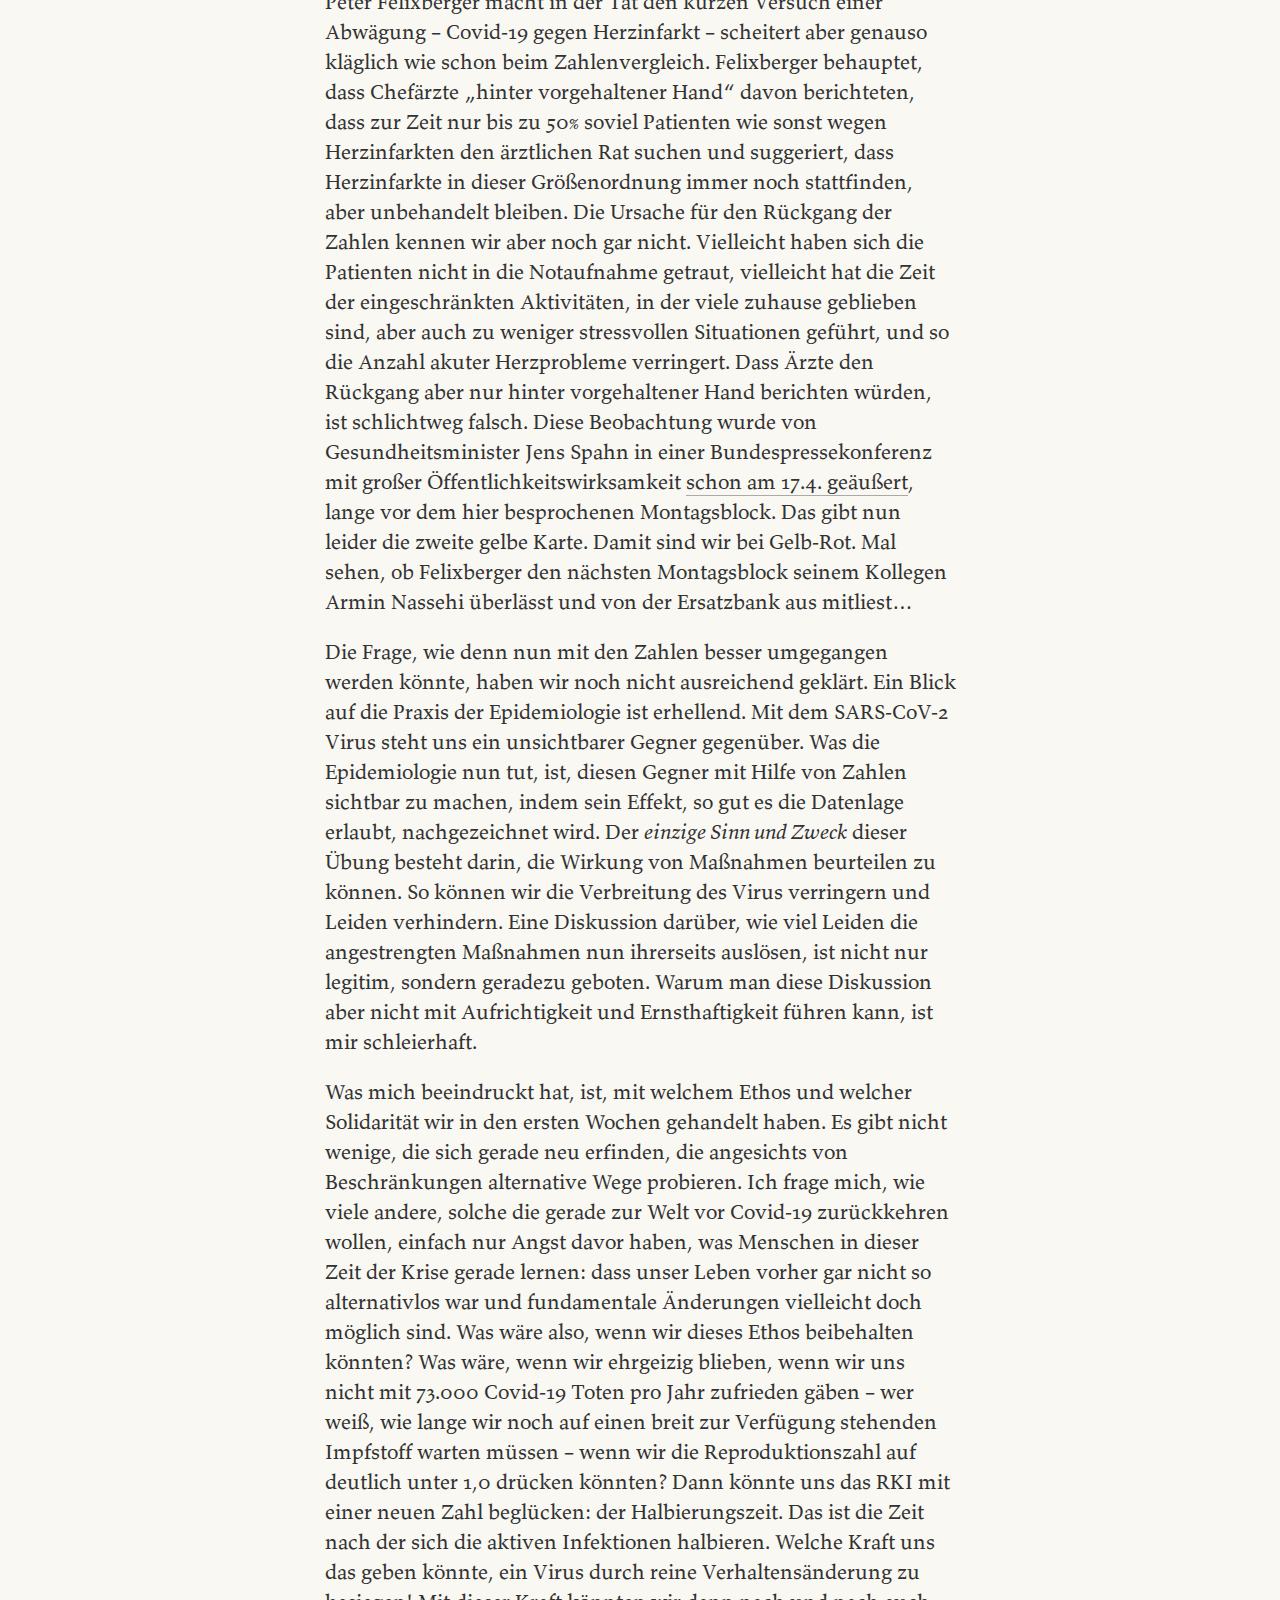
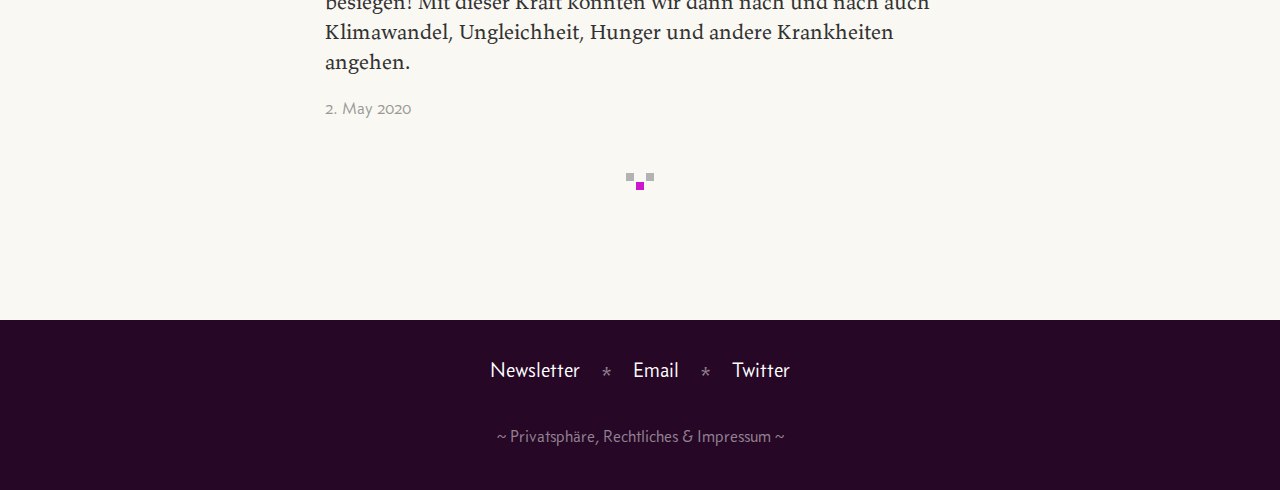
<file: article/wald-der-zahlen/index.html>
<!DOCTYPE html><html><head><meta charset="UTF-8"/><meta name="og:site_name" content="t3rtium"/><link rel="canonical" href="https://www.t3rtium.net/article/wald-der-zahlen"/><meta name="twitter:url" content="https://www.t3rtium.net/article/wald-der-zahlen"/><meta name="og:url" content="https://www.t3rtium.net/article/wald-der-zahlen"/><title>Verloren im Wald der Zahlen | t3rtium</title><meta name="twitter:title" content="Verloren im Wald der Zahlen | t3rtium"/><meta name="og:title" content="Verloren im Wald der Zahlen | t3rtium"/><meta name="description" content="Wer mit Zahlen argumentiert muss aufpassen, seine Humanität nicht zu verlieren."/><meta name="twitter:description" content="Wer mit Zahlen argumentiert muss aufpassen, seine Humanität nicht zu verlieren."/><meta name="og:description" content="Wer mit Zahlen argumentiert muss aufpassen, seine Humanität nicht zu verlieren."/><meta name="twitter:card" content="summary"/><link rel="stylesheet" href="/styles.css" type="text/css"/><meta name="viewport" content="width=device-width, initial-scale=1.0"/><link rel="shortcut icon" href="/images/favicon.png" type="image/png"/><link rel="alternate" href="/feed.rss" type="application/rss+xml" title="Subscribe to t3rtium"/></head><body><header><nav><ul><li><a class="about" href="/about">über</a></li></ul></nav><h1><a href="/" title="tertium">t3rtium</a></h1></header><article><h2>Verloren im Wald der Zahlen</h2><p>Ohne Zahlen können wir die Welt nicht mehr verstehen und doch ist es leicht, sich in ihnen zu verirren. Publizist und Herausgeber Peter Felixberger zeigt uns, wie man es nicht macht.</p><p>Im März und April des Jahres 2020 sind zwei besondere Dinge passiert. Eine Welle der Angst ist über Deutschland geschwappt und für einen Moment waren Ernst und Nüchternheit das Gebot der Stunde. Das übliche Gezänk kam zur Ruhe, nicht nur wurde Wissenschaftlern zugehört wie schon lange nicht mehr, es wurde auch einhellig und entschieden gehandelt. Aber das war nicht alles. Das entschiedene Handeln war tatsächlich erfolgreich! Schon lange nicht mehr waren politische Maßnahmen so zielführend und das auch noch nach so kurzer Zeit.</p><p>Erinnern Sie sich noch an die Schreckensbilder aus den Krankenhäusern der Lombardei? Inzwischen fragt man sich, ob man sie nicht eher aus einem Katastrophenfilm kennt. Sie wirken schon fast nicht mehr real. Vor wenigen, aber langen Wochen waren es genau diese Bilder, die uns vor einer ähnlichen Zukunft für Deutschlands Krankenhäuser gewarnt haben. Eine ungebremste Verbreitung des Virus hätte tatsächlich das Gesundheitssystem nicht nur in Deutschland zusammenbrechen lassen. Aber weil es den Norden Italiens zuerst getroffen hatte, mussten wir nicht mehr rechnen, wir mussten nicht mehr denken und nicht mehr argumentieren. Wir mussten nur noch hinschauen. Ich hoffe, wenn alles vorbei ist, werden wir uns daran erinnern, wie das Leiden vieler Italiener uns den Mut gegeben hat, das Richtige zu tun.</p><p>Doch inzwischen ist die Angst verflogen. Der Zusammenbruch des Gesundheitswesens ist verhindert, wo anfangs jede infizierte Person im Durchschnitt noch 3 bis 4 weitere ansteckte, ist es jetzt nur noch eine. Das bedeutet, dass die Anzahl der Neuinfektionen und damit auch die der neuen Todesfälle auf einem mehr oder weniger konstanten Niveau bleibt. Bei den Todesfällen sind das zwischen 100 und 300 pro Tag. Wo wir anfangs im Angesicht der Katastrophe noch alle glaubten, im selben Boot zu sitzen, beginnen wir jetzt, neue Grenzen zu ziehen. Wir haben inzwischen viel davon gehört, wie schwere Covid-19 Verläufe mit hohem Alter oder schon bestehenden Erkrankungen zusammenhängen. Wer sich nicht zur Gruppe der Gefährdeten zählt, hat nun die Möglichkeit, Covid-19 als ein Anderer-Leute Problem wahrzunehmen. So kann eine neue Phase der öffentlichen Kommunikation beginnen: wir können anfangen, uns auf eine „neue Normalität“ einzustellen. Wir werden uns an den Anblick von in Stoff verhüllten Nasen und Münder gewöhnen und uns weniger eng zusammen drängen. Wir werden aber auch die Statistik der täglichen Covid-19 Toten ignorieren lernen, so wie wir es schon bei der Selbstmordrate, den Verkehrstoten und Frauen tun, die in Folge von sogenannter „Partnerschaftsgewalt“ zu Tode kommen (<a href="https://www.bmfsfj.de/bmfsfj/aktuelles/presse/pressemitteilungen/gewalt-gegen-frauen---zahlen-weiterhin-hoch-ministerin-giffey-startet-initiative--staerker-als-gewalt-/141688">122 im Jahr 2018</a>).</p><p>Die Lebensgefahr, in der wir uns zu Recht wähnten, hat uns dazu gebracht, neue Dinge zu lernen. Wir haben mathematische Begriffe in unser Vokabular übernommen und mehr Statistiken gelesen als je zuvor. Epidemiologen durften uns mit Zahlen die Welt erklären. Diese Zahlen waren aber auch anstrengend, haben sie uns doch zum Handeln oder eben Nicht-Handeln gemahnt. Es ist anstrengend, sich zusammenreißen zu müssen, Gewohnheiten ändern zu sollen oder Neues zu lernen. An eins scheinen wir uns aber erstaunlich gut zu gewöhnen: das Betreiben von Zahlenspielen. So ist es nur folgerichtig, dass immer öfter versucht wird, nun auch Zahlen in Stellung zu bringen, um die <em>erfolgreichen</em> Eindämmungsmaßnahmen („erfolgreich“ kann man gar nicht oft genug betonen) nun als Überreaktion umzudeuten. Dies wird wunderschön im <a href="https://kursbuch.online/montagsblock-106/">Montagsblock</a> von Peter Felixberger vorgeführt.</p><p>Peter Felixberger macht dort eine Hitparade des Todes auf. Wirklich, er spricht zum Beispiel von "Evergreens wie Malaria oder Herzinfarkt". Auch Analogien aus dem Sport hat er parat, Covid-19 sei auf Platz 1 der medizinstatistischen Champions League. Seine Kolumne liest sich wie eine Mischung aus putzigem Histörchen und Glosse, so endet er beispielsweise mit einer Weinempfehlung, ein ironischer Bezug auf das warme und trockene Wetter und damit ein Hinweis auf die Klimaerwärmung, von der wir im Moment kaum noch sprechen. Aber man muss nicht allen Themen zu jeder Zeit immer den gleichen Platz einräumen. Sich mal ein paar Wochen zu gönnen, um eine weltweite Krise zu verstehen und in den Griff zu bekommen, ist nicht das Problem. Dass ein solches auf Fakten gegründetes, beherztes und zielgerechtes Handeln die Ausnahme ist, aber sehr wohl.</p><p>Zu Recht weist uns Peter Felixberger auf einige blinde Flecken hin. Warum ist die Malaria zum Beispiel in Europa ausgerottet, grassiert aber immer noch vor allem in ärmeren Ländern? Ungefähr eine Million Menschen fallen ihr jährlich zum Opfer. Doch wo Felixberger kurz davor ist, unseren Blick aufs Ganze zu lenken, gewinnen die Sirenenklänge der Zahlen die Oberhand. Eine Zahl ist eine Abstraktion, geschaffen, um einen Größenvergleich zu ermöglichen. Der Einzelfall verschwindet in ihr, zwei Zahlen lassen sich immer vergleichen auch wenn das, auf was sie verweisen, nichts miteinander zu tun hat. Felixberger vergleicht die bis dato 5.640 Covid-19 Toten mit der Gesamtzahl <em>aller</em> jährlichen Sterbefälle in Deutschland, ungefähr eine Million. Angesichts der Million findet er dann die Covid-19 Zahlen „eher flau“. Mit diesem unsinnigen Vergleich hat sich Felixberger so weit verirrt, dass wir einen Moment brauchen werden, um wieder zurück zu finden. Schauen wir uns die Sache Stück für Stück genauer an.</p><p>Zuerst mal ist 5.640 die falsche Zahl, da sie sich nicht auf das ganze Jahr bezieht. Bei durchschnittlich 200 Covid-19 Toten pro Tag – wir erinnern uns, das ist der Durchschnitt auf den wir uns langfristig einstellen müssen, sollten wir uns mit einem Reproduktionsfaktor von 1 zufrieden geben – wären es aufs Jahr bezogen tatsächlich 200 mal 365, also 73.000. Zweitens ist der Vergleich mit den gesamten Sterbezahlen komplett daneben, denn wir dürfen davon ausgehen, dass die meisten davon eines natürlichen Todes gestorben sind. Wir Menschen sind nun mal sterblich. Sterblichkeit ist weder eine heilbare noch vermeidbare Krankheit. Die Gesamtzahl der jährlichen Todesfälle hängt mit der Größe der Bevölkerung, der durchschnittlichen Lebensdauer sowie der Geburtenrate zusammen und sonst mit einfach gar nichts. Felixberger berechnet sogar den Prozentsatz der Covid-19 Todesopfern an der Gesamtzahl aller Sterbefälle. Ab wieviel Prozent man eine Krankheit denn nun ernst nehmen darf, sagt er uns nicht. Vermutlich hofft er darauf, dass alleine die Kleinheit der Zahl schon seine Schlussfolgerung untermauert, nämlich dass das mit Covid-19 doch irgendwie gar nicht so schlimm war. Uns eine bedeutungslose Zahl aufzutischen und zu hoffen, dass ihre Größe psychologisch wirkt, nennt man Manipulation. Dafür bekommt Felixberger jetzt die erste gelbe Karte. Das hat er nun davon, die Champions League ins Spiel gebracht zu haben.</p><p>Machen wir zur Sicherheit noch eine Gegenprobe. Was, wenn in einem von Rechtsextremisten begangenen Anschlag 10 ältere Menschen oder solche mit Vorerkrankungen getötet worden wären und nun ein Politiker vom rechten Rand uns Vorrechnen würden, dass das schließlich nur 0,001% aller Menschen sind, die jedes Jahr in Deutschland sowieso sterben? Wir würden selbigen Politiker umgehend und völlig zurecht öffentlich an den Pranger stellen. Warum schlägt dieselbe Empörung nicht auch bei Felixbergers Vergleich an? Weil die Tode beim Anschlag sinnlos waren? Nun, ein Tod aufgrund eines Virus ist auch nicht so sinnvoll. Weil bei einem Virus niemand Schuld hat? Nein, bei einem Virus, der auf einem Lebendmarkt auf den Menschen überspringt und sich dann praktisch ungehindert auf der ganzen Welt ausbreiten kann, haben eine ganze Menge Leute Fehler gemacht. Der Grund ist, dass man bei 10 Menschen noch die Einzelperson vor Augen hat. Jeder einzelne dieser vermeidbaren Todesfällen ist eine Tragödie. Sobald die Zahl aber größer wird, wird sie langsam zu einem Element in einer Statistik. Der Bezug zum Einzelfall verschwindet, man könnte sagen, ihre Abstraktheit wächst. Plötzlich ist die Zahl einfach nur noch eine Zahl und der Vergleich mit jeder x-beliebigen anderen scheint sinnvoll.</p><p>Um die 5.640 Covid-19 Toten, von denen im Montagsblock die Rede ist, zu verstehen, müssten man sie eigentlich so schreiben: 5.640 = 1 + 1 + 1 + 1 + 1 + 1 + …, was einige Seiten in Anspruch nehmen würde. Jede 1 steht für eine einzelne Person, die ich jetzt mal zum Zwecke der Veranschaulichung als hochbetagt annehme. Würde diese Person Covid-19 zum Opfer fallen, so würde sie, wahrscheinlich nachdem Anzeichen von Atemnot eingesetzt haben, ins Krankenhaus eingeliefert, wo sie ohne den Beistand von Angehörigen alleine der Angst des wahrscheinlich nahen Todes – als hochbetagt Person ist sie sich ihrer Verletzlichkeit bewusst – ausgesetzt wäre. Jeder immer schwerer werdende Atemzug verstärkt die Angst vor dem Ersticken. Wenn die Beatmung nicht mehr zu vermeiden ist, wird sie eine Ärztin oder Arzt zuvor ins künstliche Koma versetzen. Unsere Patientin weiß, dass sie davon vielleicht nicht mehr erwachen wird, immer noch ganz alleine ohne Beistand, während sich die Familie zu Hause klar macht, dass sie wahrscheinlich nicht mehr Abschied nehmen kann und eine normale Beerdigung aus Hygienegründen nicht stattfinden wird. Diese, sicherlich unangenehme Gefühle weckende Beschreibung zeigt, dass wir nicht nur vom Verlust eines Menschenlebens sprechen, sondern auch und gerade vom Verlust von Menschenwürde. Niemand sollte, <em>wenn wir es vermeiden können</em>, in der Stunde seines Todes in Angst alleine gelassen werden. Jede 1 in der Summe, die zu 5.640 führt, ist ein Stück verloren gegangener Menschenwürde.</p><p>Aber wie könnte man mit den Zahlen denn nun besser umgehen? Epidemiologen verwenden sie ja schließlich auch als wichtiges Hilfsmittel. Zuerst einmal sollten wir damit aufhören, die hinter einer Zahl stehenden menschlichen Schicksale zu verniedlichen, indem wir uns eben mal im Web ein paar größere Zahlen zusammen recherchieren und diese dann als Kontrast dagegen stellen. Die 122 Frauen, die 2018 von Partnern oder Ehemännern getötet wurden, müssten wir dann ja noch eher ignorieren als die bis dato 5.640 Covid-19 Opfer. Mich schockiert aber, dass in Deutschland überhaupt mehr als Hundert Frauen ein solches Schicksal erleiden. Sie offenbart ein tieferes Problem, das ungeachtet der Größe von 122 nicht weniger skandalös ist. Es sind nicht nur die großen Zahlen, die uns die Augen öffnen.</p><p>Und doch heißt dies alles nicht, dass wir nicht auch immer wieder schmerzliche Vergleiche anstellen müssten. Die Notwendigkeit für solche Vergleiche ergibt sich zum Beispiel daraus, dass nicht immer und überall genügend Ressourcen zur Verfügung stehen, um unnötiges Leiden zu vermeiden. Am augenfälligsten ist das bei der Praxis der Triage zu sehen. Sind die Kapazitäten eines Krankenhauses überschritten, müssen Ärztinnen und Ärzte entscheiden, wer noch Hilfe bekommt und wer nicht – ein Horrorszenario. In diesem Moment kann man nicht mehr anders, als den Wert zweier Leben gegeneinander abzuwägen. Es ist also so, dass manchmal verschiedenen Leben tatsächlich ein unterschiedlicher Wert beigemessen wird. Aber, und das ist entscheidend, dieser Akt des Vergleichens wird uns von <em>außen aufgedrängt</em>. Der Gouverneur des Bundesstaates New York Andrew Cuomo hat kürzlich erklärt, „we’re not going to put a dollar figure on human life“. Der Teil, auf den es hier ankommt, ist das „we’re“. Es ist entscheidend, wer das Preisschild anhängt. Wir Menschen dürfen das nicht aus freien Stücken und ohne Not tun. Der Arzt oder die Ärztin, die eine Triage durchführt, tut das nicht aus eigenen Motiven heraus. Sie kann nicht anders ohne Handlungsfähigkeit zu verlieren. Aber wenn wir uns in einer solchen Notsituationen wiederfinden, ist es entweder die Konsequenz eines früheren Versagens oder eines generellen Unvermögens, sie legt in jedem Fall eine Schwäche offenbar, die es zu überwinden gilt.</p><p>Peter Felixberger macht in der Tat den kurzen Versuch einer Abwägung – Covid-19 gegen Herzinfarkt – scheitert aber genauso kläglich wie schon beim Zahlenvergleich. Felixberger behauptet, dass Chefärzte „hinter vorgehaltener Hand“ davon berichteten, dass zur Zeit nur bis zu 50% soviel Patienten wie sonst wegen Herzinfarkten den ärztlichen Rat suchen und suggeriert, dass Herzinfarkte in dieser Größenordnung immer noch stattfinden, aber unbehandelt bleiben. Die Ursache für den Rückgang der Zahlen kennen wir aber noch gar nicht. Vielleicht haben sich die Patienten nicht in die Notaufnahme getraut, vielleicht hat die Zeit der eingeschränkten Aktivitäten, in der viele zuhause geblieben sind, aber auch zu weniger stressvollen Situationen geführt, und so die Anzahl akuter Herzprobleme verringert. Dass Ärzte den Rückgang aber nur hinter vorgehaltener Hand berichten würden, ist schlichtweg falsch. Diese Beobachtung wurde von Gesundheitsminister Jens Spahn in einer Bundespressekonferenz mit großer Öffentlichkeitswirksamkeit <a href="https://www.youtube.com/watch?v=h0Cs9QluH0Y">schon am 17.4. geäußert</a>, lange vor dem hier besprochenen Montagsblock. Das gibt nun leider die zweite gelbe Karte. Damit sind wir bei Gelb-Rot. Mal sehen, ob Felixberger den nächsten Montagsblock seinem Kollegen Armin Nassehi überlässt und von der Ersatzbank aus mitliest…</p><p>Die Frage, wie denn nun mit den Zahlen besser umgegangen werden könnte, haben wir noch nicht ausreichend geklärt. Ein Blick auf die Praxis der Epidemiologie ist erhellend. Mit dem SARS-CoV-2 Virus steht uns ein unsichtbarer Gegner gegenüber. Was die Epidemiologie nun tut, ist, diesen Gegner mit Hilfe von Zahlen sichtbar zu machen, indem sein Effekt, so gut es die Datenlage erlaubt, nachgezeichnet wird. Der <em>einzige Sinn und Zweck</em> dieser Übung besteht darin, die Wirkung von Maßnahmen beurteilen zu können. So können wir die Verbreitung des Virus verringern und Leiden verhindern. Eine Diskussion darüber, wie viel Leiden die angestrengten Maßnahmen nun ihrerseits auslösen, ist nicht nur legitim, sondern geradezu geboten. Warum man diese Diskussion aber nicht mit Aufrichtigkeit und Ernsthaftigkeit führen kann, ist mir schleierhaft.</p><p>Was mich beeindruckt hat, ist, mit welchem Ethos und welcher Solidarität wir in den ersten Wochen gehandelt haben. Es gibt nicht wenige, die sich gerade neu erfinden, die angesichts von Beschränkungen alternative Wege probieren. Ich frage mich, wie viele andere, solche die gerade zur Welt vor Covid-19 zurückkehren wollen, einfach nur Angst davor haben, was Menschen in dieser Zeit der Krise gerade lernen: dass unser Leben vorher gar nicht so alternativlos war und fundamentale Änderungen vielleicht doch möglich sind. Was wäre also, wenn wir dieses Ethos beibehalten könnten? Was wäre, wenn wir ehrgeizig blieben, wenn wir uns nicht mit 73.000 Covid-19 Toten pro Jahr zufrieden gäben – wer weiß, wie lange wir noch auf einen breit zur Verfügung stehenden Impfstoff warten müssen – wenn wir die Reproduktionszahl auf deutlich unter 1,0 drücken könnten? Dann könnte uns das RKI mit einer neuen Zahl beglücken: der Halbierungszeit. Das ist die Zeit nach der sich die aktiven Infektionen halbieren. Welche Kraft uns das geben könnte, ein Virus durch reine Verhaltensänderung zu besiegen! Mit dieser Kraft könnten wir dann nach und nach auch Klimawandel, Ungleichheit, Hunger und andere Krankheiten angehen.</p><footer>2. May 2020</footer></article><footer><ul><li><a href="/newsletter/">Newsletter</a></li><li><a href="mailto:juergen@t3rtium.net">Email</a></li><li><a href="https://twitter.com/juergencc">Twitter</a></li></ul><small><a href="/legal">~ Privatsphäre, Rechtliches &amp; Impressum ~</a></small></footer></body></html>
</file>
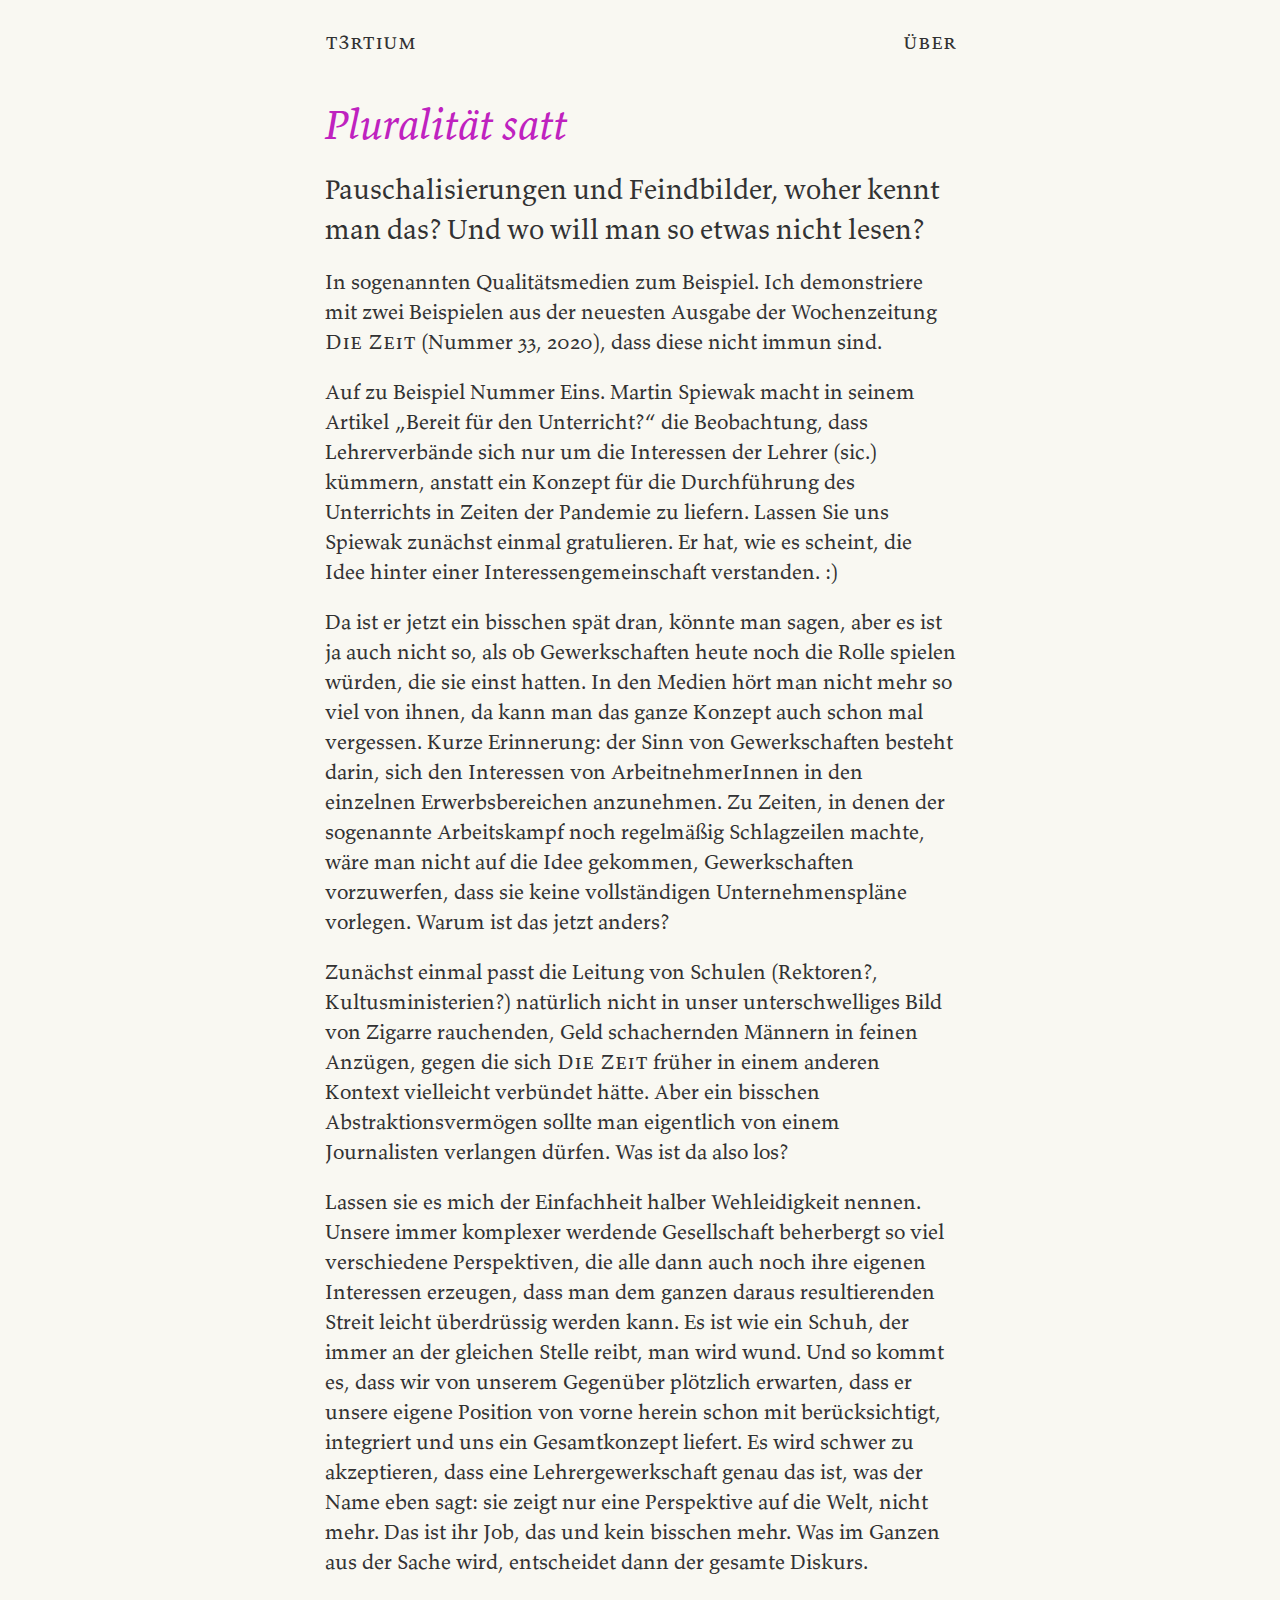
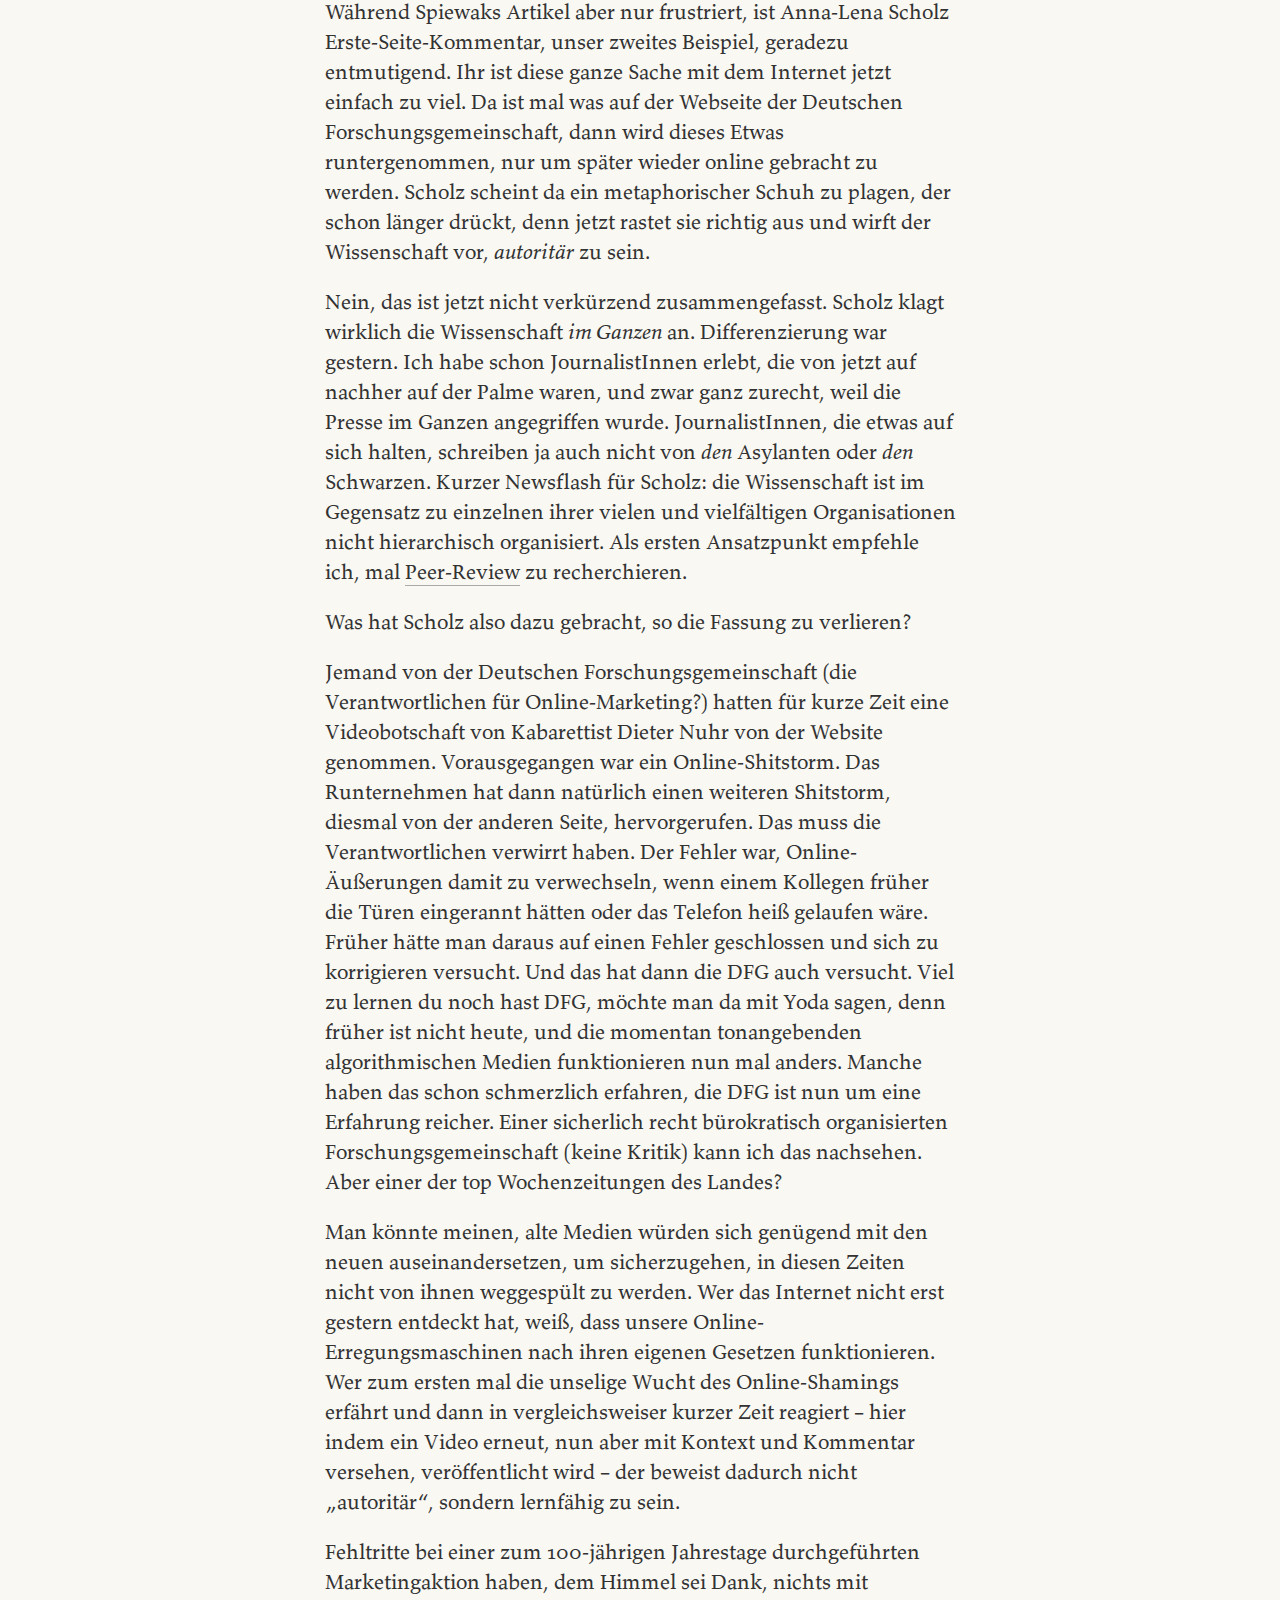
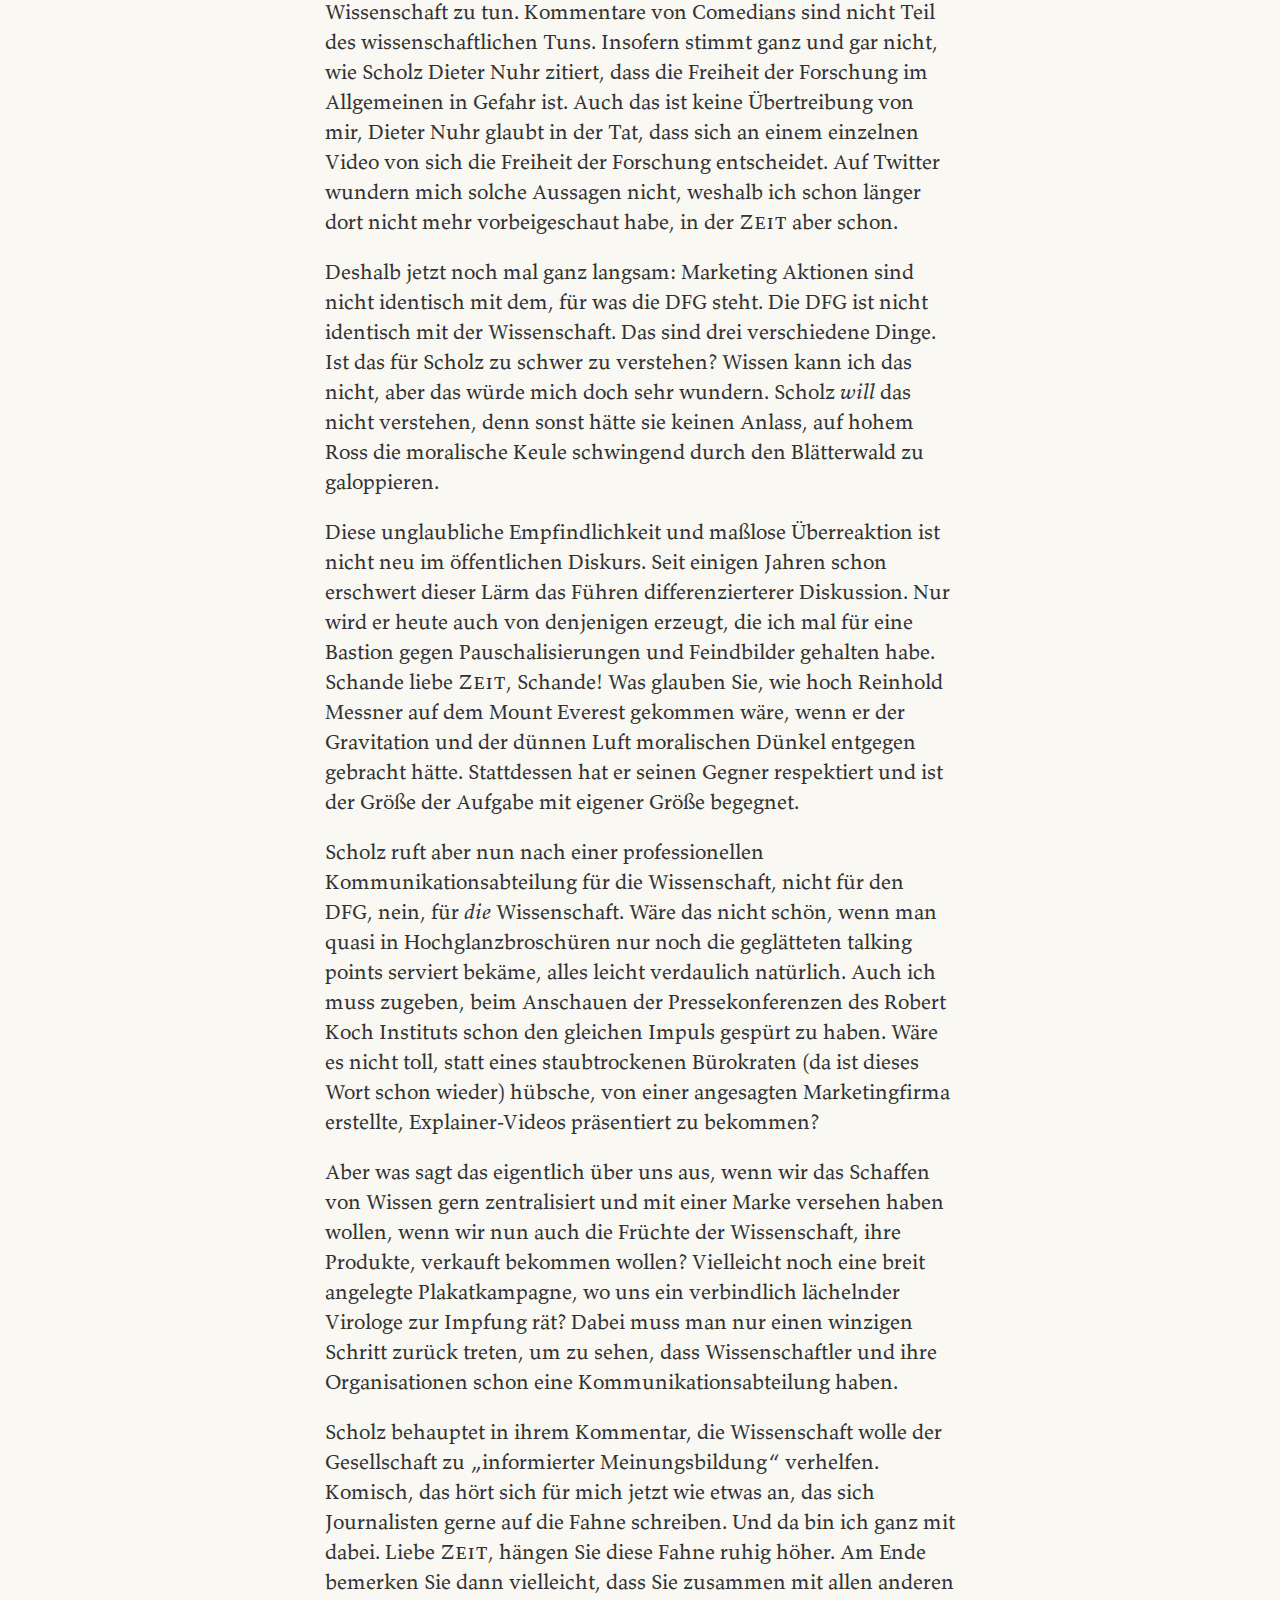
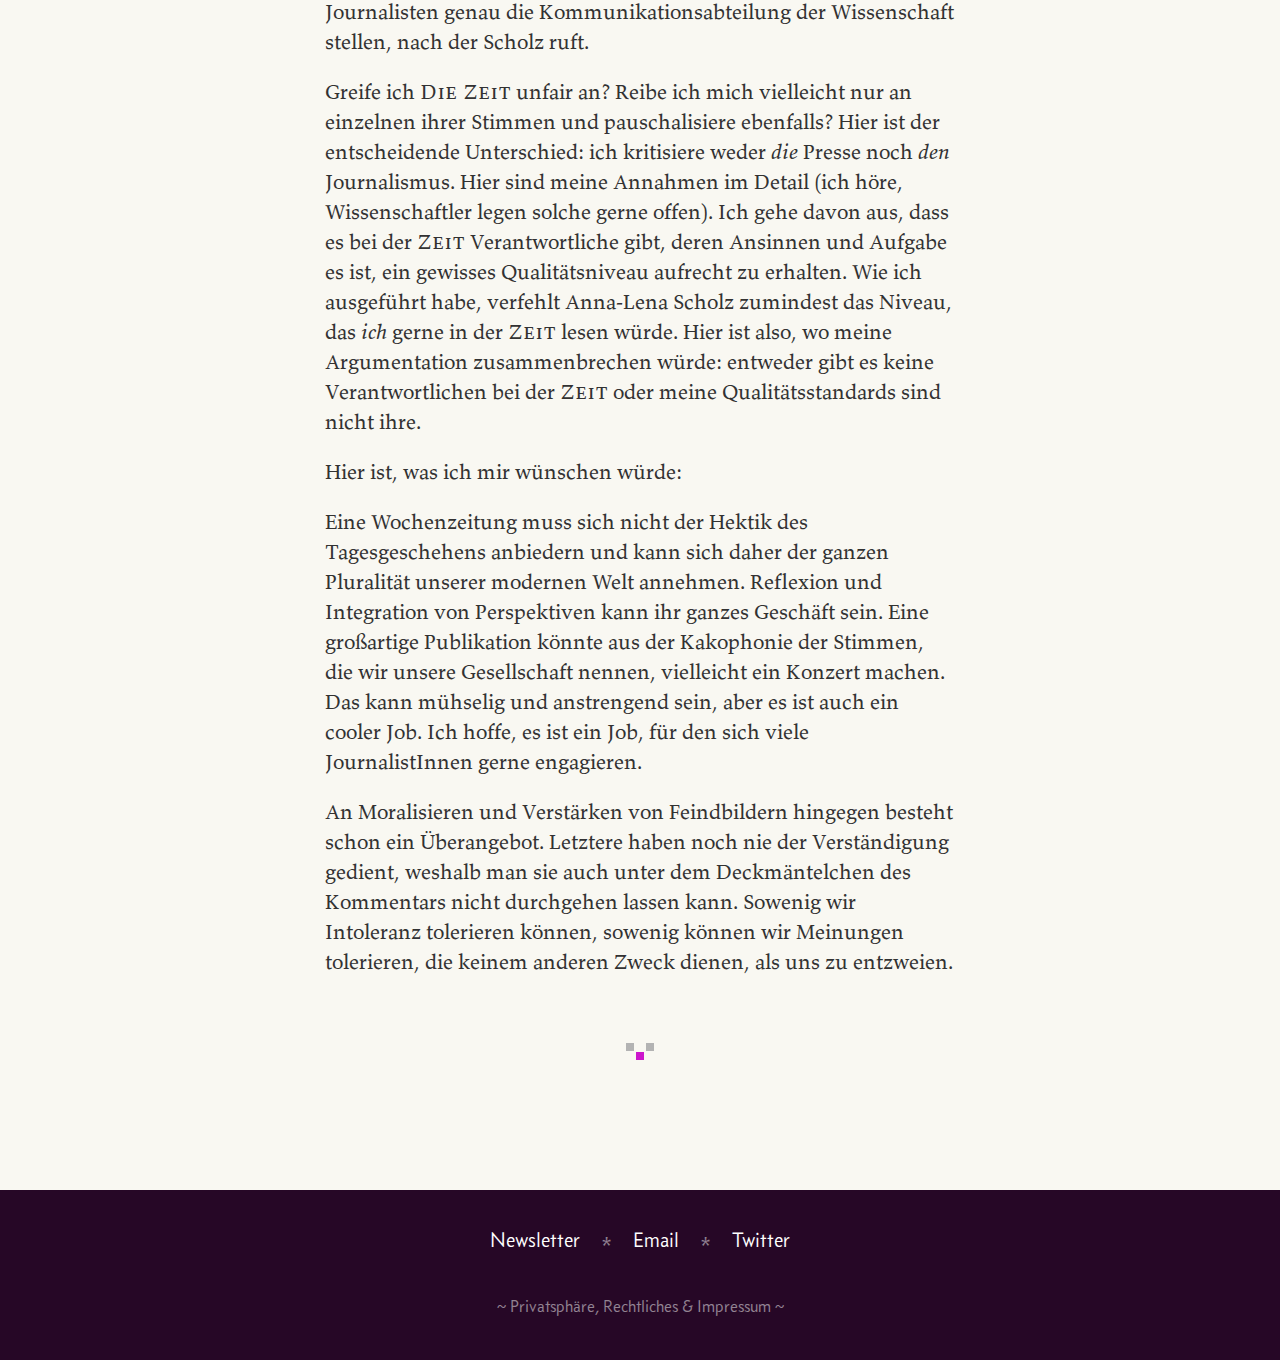
<file: draft/pluralitaet-satt/index.html>
<!DOCTYPE html><html><head><meta charset="UTF-8"/><meta name="og:site_name" content="t3rtium"/><link rel="canonical" href="https://www.t3rtium.net/draft/pluralitaet-satt"/><meta name="twitter:url" content="https://www.t3rtium.net/draft/pluralitaet-satt"/><meta name="og:url" content="https://www.t3rtium.net/draft/pluralitaet-satt"/><title>Pluralität satt | t3rtium</title><meta name="twitter:title" content="Pluralität satt | t3rtium"/><meta name="og:title" content="Pluralität satt | t3rtium"/><meta name="description" content="Hat <b>Die Zeit</b> jetzt genug von Pluralität?"/><meta name="twitter:description" content="Hat <b>Die Zeit</b> jetzt genug von Pluralität?"/><meta name="og:description" content="Hat <b>Die Zeit</b> jetzt genug von Pluralität?"/><meta name="twitter:card" content="summary"/><link rel="stylesheet" href="/styles.css" type="text/css"/><meta name="viewport" content="width=device-width, initial-scale=1.0"/><link rel="shortcut icon" href="/images/favicon.png" type="image/png"/><link rel="alternate" href="/feed.rss" type="application/rss+xml" title="Subscribe to t3rtium"/></head><body id="draft/pluralitaet-satt"><header><nav><ul><li><a class="about" href="/about">über</a></li></ul></nav><h1><a href="/" title="tertium">t3rtium</a></h1></header><article><h2>Pluralität satt</h2><p>Pauschalisierungen und Feindbilder, woher kennt man das? Und wo will man so etwas nicht lesen?</p><p>In sogenannten Qualitätsmedien zum Beispiel. Ich demonstriere mit zwei Beispielen aus der neuesten Ausgabe der Wochenzeitung <b>Die Zeit</b> (Nummer 33, 2020), dass diese nicht immun sind.</p><p>Auf zu Beispiel Nummer Eins. Martin Spiewak macht in seinem Artikel „Bereit für den Unterricht?“ die Beobachtung, dass Lehrerverbände sich nur um die Interessen der Lehrer (sic.) kümmern, anstatt ein Konzept für die Durchführung des Unterrichts in Zeiten der Pandemie zu liefern. Lassen Sie uns Spiewak zunächst einmal gratulieren. Er hat, wie es scheint, die Idee hinter einer Interessengemeinschaft verstanden. :)</p><p>Da ist er jetzt ein bisschen spät dran, könnte man sagen, aber es ist ja auch nicht so, als ob Gewerkschaften heute noch die Rolle spielen würden, die sie einst hatten. In den Medien hört man nicht mehr so viel von ihnen, da kann man das ganze Konzept auch schon mal vergessen. Kurze Erinnerung: der Sinn von Gewerkschaften besteht darin, sich den Interessen von ArbeitnehmerInnen in den einzelnen Erwerbsbereichen anzunehmen. Zu Zeiten, in denen der sogenannte Arbeitskampf noch regelmäßig Schlagzeilen machte, wäre man nicht auf die Idee gekommen, Gewerkschaften vorzuwerfen, dass sie keine vollständigen Unternehmenspläne vorlegen. Warum ist das jetzt anders?</p><p>Zunächst einmal passt die Leitung von Schulen (Rektoren?, Kultusministerien?) natürlich nicht in unser unterschwelliges Bild von Zigarre rauchenden, Geld schachernden Männern in feinen Anzügen, gegen die sich <b>Die Zeit</b> früher in einem anderen Kontext vielleicht verbündet hätte. Aber ein bisschen Abstraktionsvermögen sollte man eigentlich von einem Journalisten verlangen dürfen. Was ist da also los?</p><p>Lassen sie es mich der Einfachheit halber Wehleidigkeit nennen. Unsere immer komplexer werdende Gesellschaft beherbergt so viel verschiedene Perspektiven, die alle dann auch noch ihre eigenen Interessen erzeugen, dass man dem ganzen daraus resultierenden Streit leicht überdrüssig werden kann. Es ist wie ein Schuh, der immer an der gleichen Stelle reibt, man wird wund. Und so kommt es, dass wir von unserem Gegenüber plötzlich erwarten, dass er unsere eigene Position von vorne herein schon mit berücksichtigt, integriert und uns ein Gesamtkonzept liefert. Es wird schwer zu akzeptieren, dass eine Lehrergewerkschaft genau das ist, was der Name eben sagt: sie zeigt nur eine Perspektive auf die Welt, nicht mehr. Das ist ihr Job, das und kein bisschen mehr. Was im Ganzen aus der Sache wird, entscheidet dann der gesamte Diskurs.</p><p>Während Spiewaks Artikel aber nur frustriert, ist Anna-Lena Scholz Erste-Seite-Kommentar, unser zweites Beispiel, geradezu entmutigend. Ihr ist diese ganze Sache mit dem Internet jetzt einfach zu viel. Da ist mal was auf der Webseite der Deutschen Forschungsgemeinschaft, dann wird dieses Etwas runtergenommen, nur um später wieder online gebracht zu werden. Scholz scheint da ein metaphorischer Schuh zu plagen, der schon länger drückt, denn jetzt rastet sie richtig aus und wirft der Wissenschaft vor, <em>autoritär</em> zu sein.</p><p>Nein, das ist jetzt nicht verkürzend zusammengefasst. Scholz klagt wirklich die Wissenschaft <em>im Ganzen</em> an. Differenzierung war gestern. Ich habe schon JournalistInnen erlebt, die von jetzt auf nachher auf der Palme waren, und zwar ganz zurecht, weil die Presse im Ganzen angegriffen wurde. JournalistInnen, die etwas auf sich halten, schreiben ja auch nicht von <em>den</em> Asylanten oder <em>den</em> Schwarzen. Kurzer Newsflash für Scholz: die Wissenschaft ist im Gegensatz zu einzelnen ihrer vielen und vielfältigen Organisationen nicht hierarchisch organisiert. Als ersten Ansatzpunkt empfehle ich, mal <a href="https://de.wikipedia.org/wiki/Peer-Review">Peer-Review</a> zu recherchieren.</p><p>Was hat Scholz also dazu gebracht, so die Fassung zu verlieren?</p><p>Jemand von der Deutschen Forschungsgemeinschaft (die Verantwortlichen für Online-Marketing?) hatten für kurze Zeit eine Videobotschaft von Kabarettist Dieter Nuhr von der Website genommen. Vorausgegangen war ein Online-Shitstorm. Das Runternehmen hat dann natürlich einen weiteren Shitstorm, diesmal von der anderen Seite, hervorgerufen. Das muss die Verantwortlichen verwirrt haben. Der Fehler war, Online-Äußerungen damit zu verwechseln, wenn einem Kollegen früher die Türen eingerannt hätten oder das Telefon heiß gelaufen wäre. Früher hätte man daraus auf einen Fehler geschlossen und sich zu korrigieren versucht. Und das hat dann die DFG auch versucht. Viel zu lernen du noch hast DFG, möchte man da mit Yoda sagen, denn früher ist nicht heute, und die momentan tonangebenden algorithmischen Medien funktionieren nun mal anders. Manche haben das schon schmerzlich erfahren, die DFG ist nun um eine Erfahrung reicher. Einer sicherlich recht bürokratisch organisierten Forschungsgemeinschaft (keine Kritik) kann ich das nachsehen. Aber einer der top Wochenzeitungen des Landes?</p><p>Man könnte meinen, alte Medien würden sich genügend mit den neuen auseinandersetzen, um sicherzugehen, in diesen Zeiten nicht von ihnen weggespült zu werden. Wer das Internet nicht erst gestern entdeckt hat, weiß, dass unsere Online-Erregungsmaschinen nach ihren eigenen Gesetzen funktionieren. Wer zum ersten mal die unselige Wucht des Online-Shamings erfährt und dann in vergleichsweiser kurzer Zeit reagiert – hier indem ein Video erneut, nun aber mit Kontext und Kommentar versehen, veröffentlicht wird – der beweist dadurch nicht „autoritär“, sondern lernfähig zu sein.</p><p>Fehltritte bei einer zum 100-jährigen Jahrestage durchgeführten Marketingaktion haben, dem Himmel sei Dank, nichts mit Wissenschaft zu tun. Kommentare von Comedians sind nicht Teil des wissenschaftlichen Tuns. Insofern stimmt ganz und gar nicht, wie Scholz Dieter Nuhr zitiert, dass die Freiheit der Forschung im Allgemeinen in Gefahr ist. Auch das ist keine Übertreibung von mir, Dieter Nuhr glaubt in der Tat, dass sich an einem einzelnen Video von sich die Freiheit der Forschung entscheidet. Auf Twitter wundern mich solche Aussagen nicht, weshalb ich schon länger dort nicht mehr vorbeigeschaut habe, in der <b>Zeit</b> aber schon.</p><p>Deshalb jetzt noch mal ganz langsam: Marketing Aktionen sind nicht identisch mit dem, für was die DFG steht. Die DFG ist nicht identisch mit der Wissenschaft. Das sind drei verschiedene Dinge. Ist das für Scholz zu schwer zu verstehen? Wissen kann ich das nicht, aber das würde mich doch sehr wundern. Scholz <em>will</em> das nicht verstehen, denn sonst hätte sie keinen Anlass, auf hohem Ross die moralische Keule schwingend durch den Blätterwald zu galoppieren.</p><p>Diese unglaubliche Empfindlichkeit und maßlose Überreaktion ist nicht neu im öffentlichen Diskurs. Seit einigen Jahren schon erschwert dieser Lärm das Führen differenzierterer Diskussion. Nur wird er heute auch von denjenigen erzeugt, die ich mal für eine Bastion gegen Pauschalisierungen und Feindbilder gehalten habe. Schande liebe <b>Zeit</b>, Schande! Was glauben Sie, wie hoch Reinhold Messner auf dem Mount Everest gekommen wäre, wenn er der Gravitation und der dünnen Luft moralischen Dünkel entgegen gebracht hätte. Stattdessen hat er seinen Gegner respektiert und ist der Größe der Aufgabe mit eigener Größe begegnet.</p><p>Scholz ruft aber nun nach einer professionellen Kommunikationsabteilung für die Wissenschaft, nicht für den DFG, nein, für <em>die</em> Wissenschaft. Wäre das nicht schön, wenn man quasi in Hochglanzbroschüren nur noch die geglätteten talking points serviert bekäme, alles leicht verdaulich natürlich. Auch ich muss zugeben, beim Anschauen der Pressekonferenzen des Robert Koch Instituts schon den gleichen Impuls gespürt zu haben. Wäre es nicht toll, statt eines staubtrockenen Bürokraten (da ist dieses Wort schon wieder) hübsche, von einer angesagten Marketingfirma erstellte, Explainer-Videos präsentiert zu bekommen?</p><p>Aber was sagt das eigentlich über uns aus, wenn wir das Schaffen von Wissen gern zentralisiert und mit einer Marke versehen haben wollen, wenn wir nun auch die Früchte der Wissenschaft, ihre Produkte, verkauft bekommen wollen? Vielleicht noch eine breit angelegte Plakatkampagne, wo uns ein verbindlich lächelnder Virologe zur Impfung rät? Dabei muss man nur einen winzigen Schritt zurück treten, um zu sehen, dass Wissenschaftler und ihre Organisationen schon eine Kommunikationsabteilung haben.</p><p>Scholz behauptet in ihrem Kommentar, die Wissenschaft wolle der Gesellschaft zu „informierter Meinungsbildung“ verhelfen. Komisch, das hört sich für mich jetzt wie etwas an, das sich Journalisten gerne auf die Fahne schreiben. Und da bin ich ganz mit dabei. Liebe <b>Zeit</b>, hängen Sie diese Fahne ruhig höher. Am Ende bemerken Sie dann vielleicht, dass Sie zusammen mit allen anderen Journalisten genau die Kommunikationsabteilung der Wissenschaft stellen, nach der Scholz ruft.</p><p>Greife ich <b>Die Zeit</b> unfair an? Reibe ich mich vielleicht nur an einzelnen ihrer Stimmen und pauschalisiere ebenfalls? Hier ist der entscheidende Unterschied: ich kritisiere weder <em>die</em> Presse noch <em>den</em> Journalismus. Hier sind meine Annahmen im Detail (ich höre, Wissenschaftler legen solche gerne offen). Ich gehe davon aus, dass es bei der <b>Zeit</b> Verantwortliche gibt, deren Ansinnen und Aufgabe es ist, ein gewisses Qualitätsniveau aufrecht zu erhalten. Wie ich ausgeführt habe, verfehlt Anna-Lena Scholz zumindest das Niveau, das <em>ich</em> gerne in der <b>Zeit</b> lesen würde. Hier ist also, wo meine Argumentation zusammenbrechen würde: entweder gibt es keine Verantwortlichen bei der <b>Zeit</b> oder meine Qualitätsstandards sind nicht ihre.</p><p>Hier ist, was ich mir wünschen würde:</p><p>Eine Wochenzeitung muss sich nicht der Hektik des Tagesgeschehens anbiedern und kann sich daher der ganzen Pluralität unserer modernen Welt annehmen. Reflexion und Integration von Perspektiven kann ihr ganzes Geschäft sein. Eine großartige Publikation könnte aus der Kakophonie der Stimmen, die wir unsere Gesellschaft nennen, vielleicht ein Konzert machen. Das kann mühselig und anstrengend sein, aber es ist auch ein cooler Job. Ich hoffe, es ist ein Job, für den sich viele JournalistInnen gerne engagieren.</p><p>An Moralisieren und Verstärken von Feindbildern hingegen besteht schon ein Überangebot. Letztere haben noch nie der Verständigung gedient, weshalb man sie auch unter dem Deckmäntelchen des Kommentars nicht durchgehen lassen kann. Sowenig wir Intoleranz tolerieren können, sowenig können wir Meinungen tolerieren, die keinem anderen Zweck dienen, als uns zu entzweien.</p></article><footer><ul><li><a href="/newsletter/">Newsletter</a></li><li><a href="mailto:juergen@t3rtium.net">Email</a></li><li><a href="https://twitter.com/juergencc">Twitter</a></li></ul><small><a href="/legal">~ Privatsphäre, Rechtliches &amp; Impressum ~</a></small></footer><script src="//s3.amazonaws.com/downloads.mailchimp.com/js/mc-validate.js"></script><script>(function($) {
    window.fnames = new Array();
    window.ftypes = new Array();
    fnames[0]='EMAIL';ftypes[0]='email';fnames[1]='FNAME';ftypes[1]='text';fnames[2]='LNAME';ftypes[2]='text';fnames[3]='ADDRESS';ftypes[3]='address';fnames[4]='PHONE';ftypes[4]='phone';fnames[5]='BIRTHDAY';ftypes[5]='birthday';
$.extend($.validator.messages, {
    required: "Dieses Feld ist ein Pflichtfeld.",
    maxlength: $.validator.format("Geben Sie bitte maximal {0} Zeichen ein."),
    minlength: $.validator.format("Geben Sie bitte mindestens {0} Zeichen ein."),
    rangelength: $.validator.format("Geben Sie bitte mindestens {0} und maximal {1} Zeichen ein."),
    email: "Geben Sie bitte eine gültige E-Mail Adresse ein.",
    url: "Geben Sie bitte eine gültige URL ein.",
    date: "Bitte geben Sie ein gültiges Datum ein.",
    number: "Geben Sie bitte eine Nummer ein.",
    digits: "Geben Sie bitte nur Ziffern ein.",
    equalTo: "Bitte denselben Wert wiederholen.",
    range: $.validator.format("Geben Sie bitten einen Wert zwischen {0} und {1}."),
    max: $.validator.format("Geben Sie bitte einen Wert kleiner oder gleich {0} ein."),
    min: $.validator.format("Geben Sie bitte einen Wert größer oder gleich {0} ein."),
    creditcard: "Geben Sie bitte ein gültige Kreditkarten-Nummer ein."
});}(jQuery));
var $mcj = jQuery.noConflict(true);</script></body></html>
</file>
<file: styles.css>
﻿html,body{margin:0}h1,h2,h3{margin:0;font-weight:normal;font-size:inherit}ul{margin:0;padding:0}a{text-decoration:none;color:inherit}@font-face{font-family:"valkyrie";src:url("fonts/valkyrie_t3_regular.woff") format("woff")}@font-face{font-family:"valkyrie";font-style:italic;src:url("fonts/valkyrie_t3_italic.woff") format("woff")}@font-face{font-family:"valkyrie";font-weight:bold;src:url("fonts/valkyrie_t3_bold.woff") format("woff")}@font-face{font-family:"valkyrie";font-weight:bold;font-style:italic;src:url("fonts/valkyrie_t3_bold_italic.woff") format("woff")}@font-face{font-family:"valkyrie-caps";src:url("fonts/valkyrie_c3_regular.woff") format("woff")}@font-face{font-family:"concourse";src:url("fonts/concourse_t3_regular.woff") format("woff")}@font-face{font-family:"concourse-black";src:url("fonts/concourse_t6_regular.woff") format("woff")}.grid{display:none;z-index:100;position:absolute;top:0;left:0;right:0}.grid hr{border:none;height:1px;background-color:rgba(255,0,0,0.5);margin:9px 0 0 0}@media all and (max-width: 500px){.grid hr{margin:8px 0 0 0}}input:focus{outline:none}#mc_embed_signup{clear:left;width:100%}#mc_embed_signup form{padding:0rem 0 3rem 0}.mc-field-group{display:inline-block}#mc_embed_signup input.email{font-size:inherit;font-family:valkyrie;border:2px solid #e8e8e8;-webkit-appearance:none;-webkit-border-radius:3px;-moz-border-radius:3px;border-radius:3px;color:#343434;box-sizing:border-box;height:4rem;padding:0px 0.4em;display:inline-block;margin:0 0.5em 0 0;width:350px;vertical-align:top}#mc_embed_signup label{display:block;font-size:16px;padding-bottom:10px;font-weight:bold}#mc_embed_signup .clear{display:inline-block}#mc_embed_signup .button{font:1.6rem valkyrie-caps;border:none;-webkit-appearance:none;-webkit-border-radius:3px;-moz-border-radius:3px;border-radius:3px;letter-spacing:.03em;color:#fff;background-color:rgba(191,34,191,0.8);box-sizing:border-box;height:4rem;line-height:32px;padding:0 18px;display:inline-block;margin:0;transition:all 0.23s ease-in-out 0s}#mc_embed_signup .button:hover{background-color:#bf22bf;cursor:pointer}#mc_embed_signup div#mce-responses{float:left;overflow:hidden;width:90%;clear:both;font-size:1.75rem}#mc_embed_signup div.response{padding:0;float:left;top:-1.5em;z-index:1;width:80%;hyphens:none;-webkit-hyphens:none;-ms-hyphens:none}#mc_embed_signup #mce-error-response{display:none}#mc_embed_signup #mce-success-response{color:#666;margin:1rem 0 1.5rem 0;display:none}#mc_embed_signup label.error{display:block;float:none;width:auto;margin-left:1.05em;text-align:left;padding:.5em 0}@media (max-width: 760px){#mc_embed_signup input.email{width:100%;height:5rem;margin-bottom:2rem}#mc_embed_signup .clear{display:block;width:100%}#mc_embed_signup .button{width:100%;height:5rem;margin:0}}html{min-height:100vh;position:relative;font-family:valkyrie;text-rendering:optimizeLegibility;font-feature-settings:'liga' 1;-webkit-hyphens:auto;-ms-hyphens:auto;hyphens:auto;font-size:10px}body{font-size:2.1rem;line-height:3rem;-webkit-user-select:none;-khtml-user-select:none;-moz-user-select:none;-ms-user-select:none;user-select:none;color:#323232;background-color:#F9F8F2;-webkit-tap-highlight-color:rgba(191,34,191,0.3)}::selection{background-color:rgba(191,34,191,0.3)}body>header{padding-top:3rem;max-width:631px;margin-left:auto;margin-right:auto;padding-left:70px;padding-right:70px;font-family:valkyrie-caps;position:relative;bottom:0.3rem}body>header a:hover{border-bottom:2px solid #861886}body>header nav{display:inline;float:right}body>header ul,body>header li{display:inline;list-style:none}body>header li+li::before{content:"·";margin:0 0.5em}article{margin-bottom:30rem;padding:3rem 0 6rem 0;max-width:631px;margin-left:auto;margin-right:auto;padding-left:70px;padding-right:70px;-webkit-user-select:auto;-khtml-user-select:auto;-moz-user-select:auto;-ms-user-select:auto;user-select:auto;font-feature-settings:'onum' 1;background:url(/images/ornab.svg) bottom center no-repeat}article h2{padding:0rem 0 2rem 0;font-size:4.2rem;line-height:6rem;font-style:italic;color:#bf22bf;position:relative;top:0.4rem}article h3{padding:0rem 0 1rem 0;font-size:2.8rem;line-height:4rem;font-style:italic;color:#ac1eac}article p{margin:0 0 2rem 0;position:relative;bottom:0.3rem}article h2+p{font-size:2.8rem;line-height:4rem;position:relative;bottom:0rem}article h2+p+h3{padding-top:1rem}article blockquote{margin:2rem 0 2rem 0;padding-left:0.65em;border-left:2px solid #bf22bf;position:relative;left:-0.65em;font-style:italic}article b{font-family:valkyrie-caps;font-weight:normal;-webkit-hyphens:manual;-ms-hyphens:manual;hyphens:manual}article a{border-bottom:1px solid #aaa;-webkit-hyphens:manual;-ms-hyphens:manual;hyphens:manual}article a:hover{border-bottom-color:#bf22bf;border-bottom-width:2px}article footer{font-family:concourse;font-feature-settings:'onum' 1;font-size:1.75rem;line-height:2.5rem;color:#999;margin:-1.5rem 0 2rem 0;position:relative;top:1.1rem;-webkit-user-select:none;-khtml-user-select:none;-moz-user-select:none;-ms-user-select:none;user-select:none;cursor:default}article section footer{top:0.3rem}.arrow{position:relative;bottom:0.05em;-webkit-transition:all 0.14s ease-out;-moz-transition:all 0.14s ease-out;-o-transition:all 0.14s ease-out;transition:all 0.14s ease-out}a:hover .arrow{margin-left:0.2em;color:#bf22bf}.reading-time::before{content:"·";margin:0 0.6em}body>footer{position:absolute;bottom:0px;width:100%;padding-bottom:4rem;color:#fff;background-color:#260726;font-family:concourse;text-align:center}body>footer ul{padding:3.5rem 0}body>footer li{list-style:none;display:inline-block}body>footer li+li::before{content:"*";margin:0 1em;position:relative;top:0.2em;color:rgba(255,255,255,0.5)}body>footer ul a:hover{border-bottom:2px solid #fff}body>footer small{font-size:1.75rem;line-height:2.5rem;color:rgba(255,255,255,0.5)}body>footer small a:hover{color:#fff}#home h1 a{border-bottom:2px solid #861886}#home h1 a:hover{cursor:default}#about a.about{border-bottom:2px solid #861886}#about a.about:hover{cursor:default}@media all and (max-width: 500px){html{font-size:9px}body>header,article{padding-left:20px;padding-right:20px}#mc_embed_signup .button{height:5rem}}
</file>
